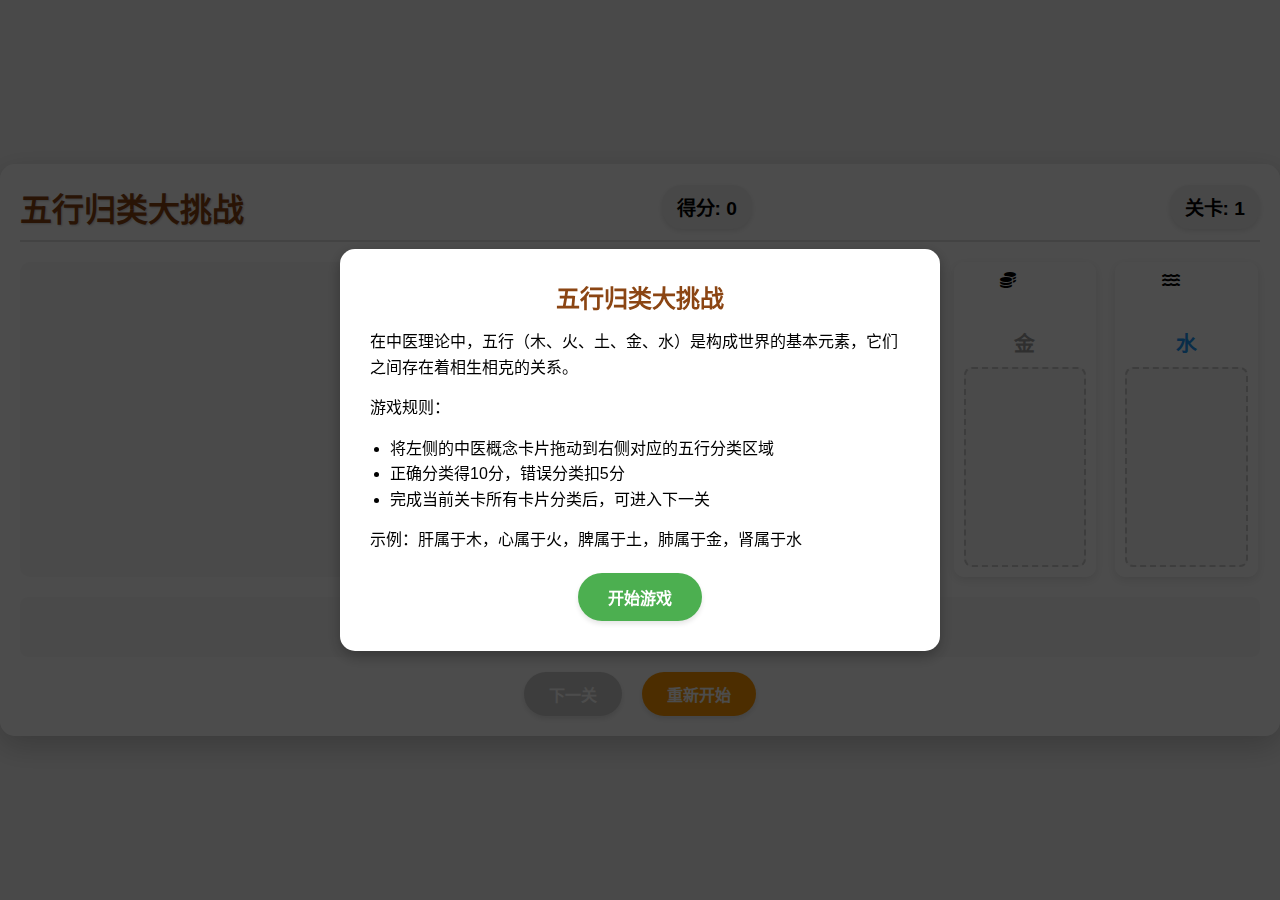
<file: games/tcm-quiz/index.html>
<!DOCTYPE html>
<html lang="zh-CN">
<head>
    <meta charset="UTF-8">
    <meta name="viewport" content="width=device-width, initial-scale=1.0">
    <title>五行归类大挑战</title>
    <link rel="stylesheet" href="css/game_style.css">
    <link rel="stylesheet" href="https://cdnjs.cloudflare.com/ajax/libs/font-awesome/6.0.0-beta3/css/all.min.css">

</head>
<body>
    <div class="game-container">
        <header>
            <h1>五行归类大挑战</h1>
            <div class="score-container">
                <span>得分: </span>
                <span id="score">0</span>
            </div>
            <div class="level-container">
                <span>关卡: </span>
                <span id="level">1</span>
            </div>
        </header>

        <div class="game-area">
            <div class="cards-container" id="cards-container">
                <!-- 卡片将通过JS动态生成 -->
            </div>
            
            <div class="elements-container">
                <div class="element-box" data-element="木">
                    <div class="element-icon">
                        <i class="fas fa-tree"></i>
                    </div>
                    <div class="element-name">木</div>
                    <div class="element-drop-zone" id="wood-zone"></div>
                </div>
                
                <div class="element-box" data-element="火">
                    <div class="element-icon">
                        <i class="fas fa-fire"></i>
                    </div>
                    <div class="element-name">火</div>
                    <div class="element-drop-zone" id="fire-zone"></div>
                </div>
                
                <div class="element-box" data-element="土">
                    <div class="element-icon">
                        <i class="fas fa-mountain"></i>
                    </div>
                    <div class="element-name">土</div>
                    <div class="element-drop-zone" id="earth-zone"></div>
                </div>
                
                <div class="element-box" data-element="金">
                    <div class="element-icon">
                        <i class="fas fa-coins"></i>
                    </div>
                    <div class="element-name">金</div>
                    <div class="element-drop-zone" id="metal-zone"></div>
                </div>
                
                <div class="element-box" data-element="水">
                    <div class="element-icon">
                        <i class="fas fa-water"></i>
                    </div>
                    <div class="element-name">水</div>
                    <div class="element-drop-zone" id="water-zone"></div>
                </div>
            </div>
        </div>
        
        <div class="feedback-container" id="feedback">
            <!-- 反馈信息将在这里显示 -->
        </div>
        
        <div class="controls">
            <button id="next-level" disabled>下一关</button>
            <button id="restart">重新开始</button>
        </div>
    </div>
    
    <!-- 游戏介绍弹窗 -->
    <div class="modal" id="intro-modal">
        <div class="modal-content">
            <h2>五行归类大挑战</h2>
            <p>在中医理论中，五行（木、火、土、金、水）是构成世界的基本元素，它们之间存在着相生相克的关系。</p>
            <p>游戏规则：</p>
            <ul>
                <li>将左侧的中医概念卡片拖动到右侧对应的五行分类区域</li>
                <li>正确分类得10分，错误分类扣5分</li>
                <li>完成当前关卡所有卡片分类后，可进入下一关</li>
            </ul>
            <p>示例：肝属于木，心属于火，脾属于土，肺属于金，肾属于水</p>
            <button id="start-game">开始游戏</button>
        </div>
    </div>
    
    <!-- 关卡过渡动画 -->
    <div class="level-transition" id="level-transition">
        <div class="transition-content">
            <h2>恭喜通过第<span id="completed-level">1</span>关!</h2>
            <h2>你知道吗？</h2>
            <img id='bonus-card' src="imgs/1.png">
            <p>即将进入第<span id="next-level-num">2</span>关</p>
            <div class="loading-bar">
                <div class="loading-progress"></div>
            </div>
        </div>
    </div>

    <div class="level-transition" id="finished-level-transition">
        <div class="transition-content">
            <h2>恭喜通关!</h2>
            <h2>你知道吗？</h2>
            <img id='bonus-card' src="imgs/1.png">
            <div class="restart" id="transition-restart">
                <button id="restart">重新开始</button>
            </div>
        </div>
    </div>

    <script src="js/game_script.js"></script>
</body>
</html>
</file>
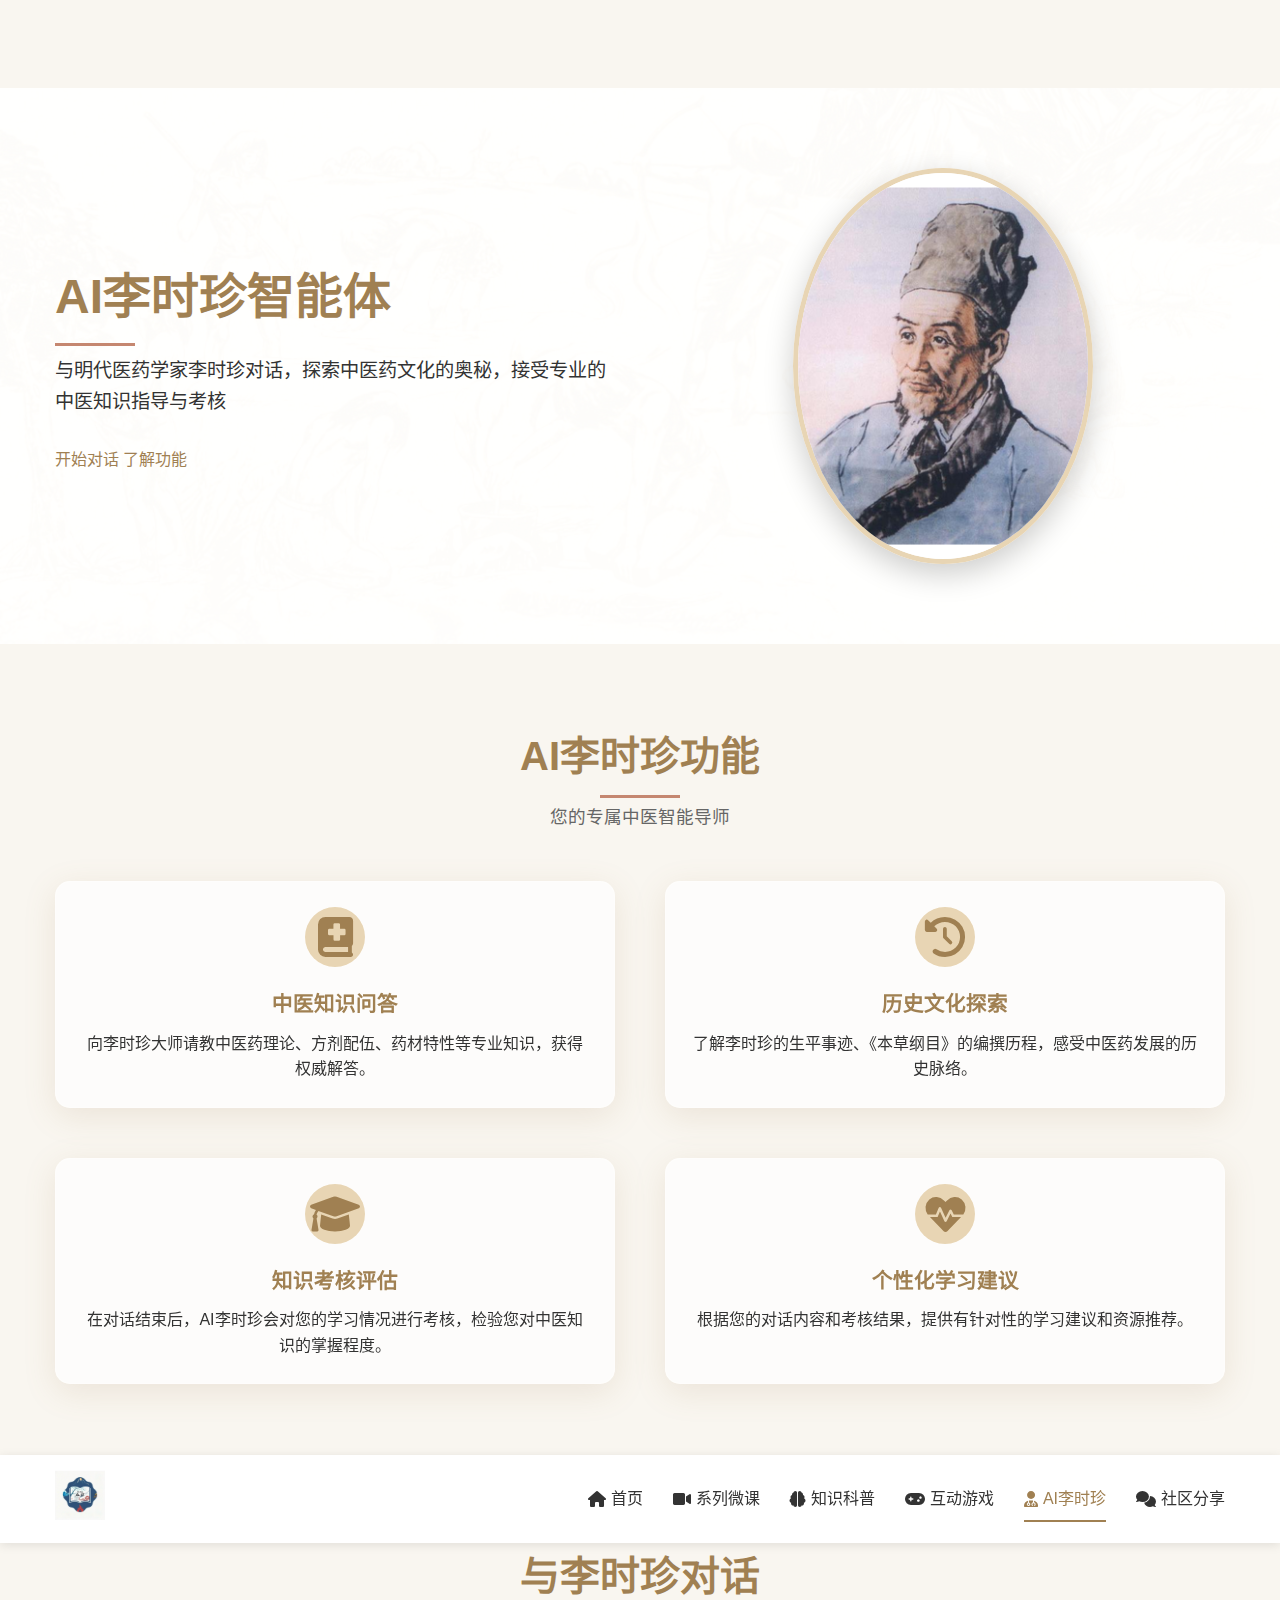
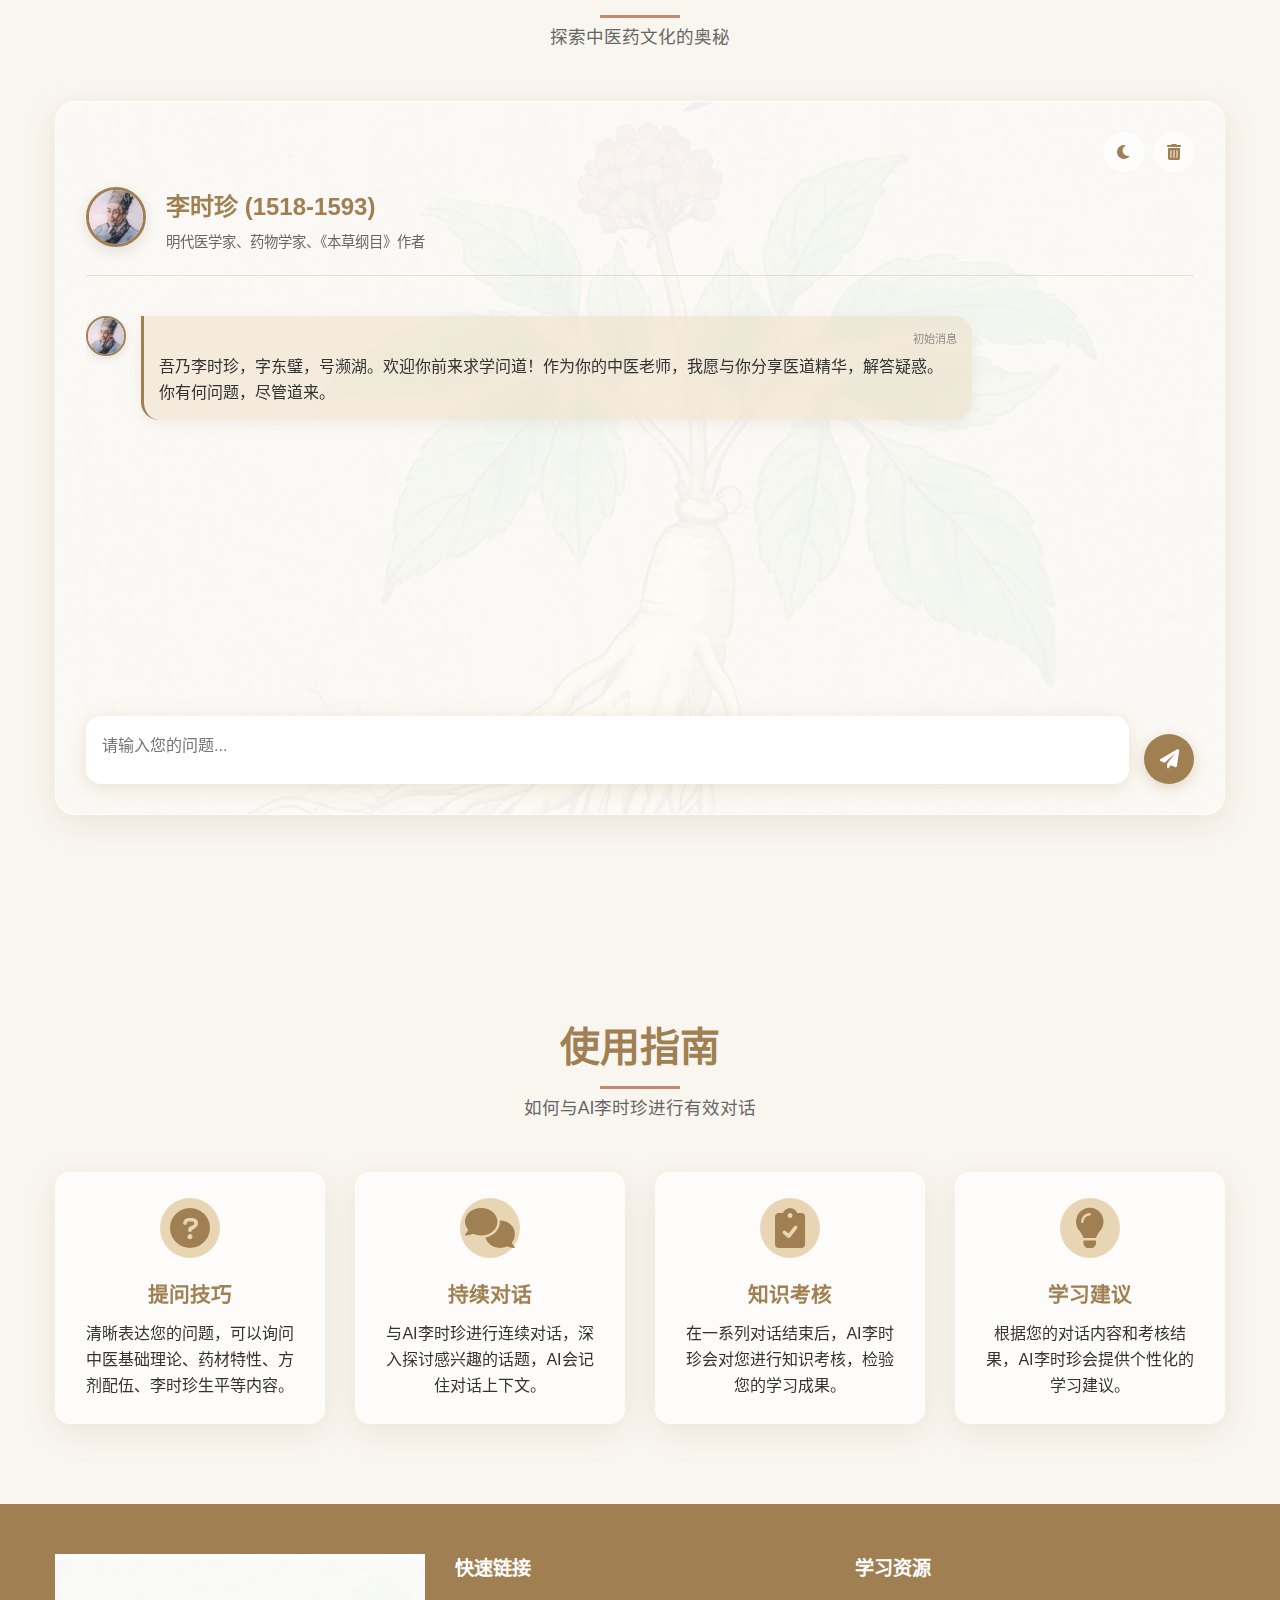
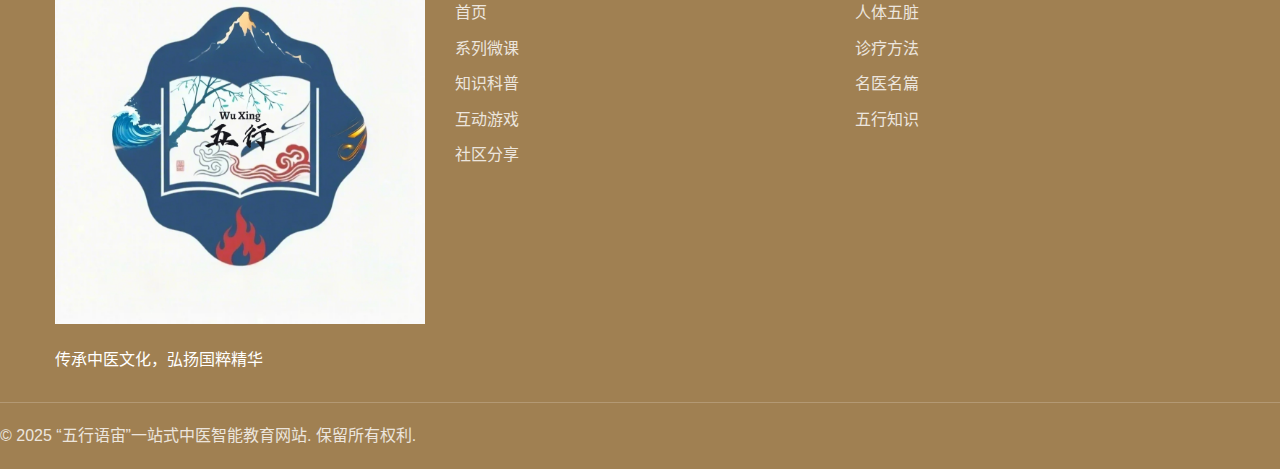
<file: ailishizhen.html>
<!DOCTYPE html>
<html lang="zh-CN">
<head>
    <meta charset="UTF-8">
    <meta name="viewport" content="width=device-width, initial-scale=1.0">
    <title>AI李时珍智能体 - "五行语宙"一站式中医智能教育网站</title>
    <link rel="stylesheet" href="css/unified-colors.css">
    <link rel="stylesheet" href="css/styles.css">
    <link rel="stylesheet" href="css/ailishizhen.css">
    <!-- <link rel="stylesheet" href="css/overlapping-cards.css"> -->
    <link rel="stylesheet" href="https://cdnjs.cloudflare.com/ajax/libs/font-awesome/6.0.0-beta3/css/all.min.css">
</head>
<body>
    <!-- 导航栏 -->
    <header>
        <div class="container">
            <div class="logo">
                <img src="pics/logo/logo.png" alt="五行×中医一站式智能教育网站">
            </div>
            <nav>
                <ul>
                    <li><a href="index.html"><i class="fas fa-home"></i> 首页</a></li>
                    <li><a href="microcourses.html"><i class="fas fa-video"></i> 系列微课</a></li>
                    <li><a href="knowledge.html"><i class="fas fa-brain"></i> 知识科普</a></li>
                    <li><a href="games.html"><i class="fas fa-gamepad"></i> 互动游戏</a></li>
                    <li><a href="ailishizhen.html"class="active"><i class="fas fa-user-md"></i> AI李时珍</a></li>
                    <li><a href="forum.html"><i class="fas fa-comments"></i> 社区分享</a></li>
                </ul>
            </nav>
        </div>
    </header>

    <!-- 主要内容 -->
    <section class="ai-hero-section">
        <div class="container">
            <div class="ai-hero-content">
                <div class="ai-hero-text">
                    <h1>AI李时珍智能体</h1>
                    <p>与明代医药学家李时珍对话，探索中医药文化的奥秘，接受专业的中医知识指导与考核</p>
                    <div class="hero-buttons">
                        <a href="#ai-chat" class="btn btn-primary">开始对话</a>
                        <a href="#ai-features" class="btn btn-secondary">了解功能</a>
                    </div>
                </div>
                <div class="ai-hero-image">
                    <img src="pics/300px/李时珍.png" alt="李时珍肖像">
                </div>
            </div>
        </div>
    </section>

    <!-- 功能介绍 -->
    <section id="ai-features" class="section bg-light">
        <div class="container">
            <div class="section-header">
                <h2>AI李时珍功能</h2>
                <p>您的专属中医智能导师</p>
            </div>
            
            <div class="features-grid stacked-cards">
                <div class="feature-card">
                    <div class="feature-icon">
                        <i class="fas fa-book-medical"></i>
                    </div>
                    <div class="feature-content">
                        <h3>中医知识问答</h3>
                        <p>向李时珍大师请教中医药理论、方剂配伍、药材特性等专业知识，获得权威解答。</p>
                    </div>
                </div>
                
                <div class="feature-card">
                    <div class="feature-icon">
                        <i class="fas fa-history"></i>
                    </div>
                    <div class='feature-content'>
                        <h3>历史文化探索</h3>
                        <p>了解李时珍的生平事迹、《本草纲目》的编撰历程，感受中医药发展的历史脉络。</p>
                    </div>
                </div>
                
                <div class="feature-card">
                    <div class="feature-icon">
                        <i class="fas fa-graduation-cap"></i>
                    </div>
                    <div class="feature-content">
                        <h3>知识考核评估</h3>
                        <p>在对话结束后，AI李时珍会对您的学习情况进行考核，检验您对中医知识的掌握程度。</p>
                    </div>
                </div>
                
                <div class="feature-card">
                    <div class="feature-icon">
                        <i class="fas fa-heartbeat"></i>
                    </div>
                    <div class="feature-content">
                        <h3>个性化学习建议</h3>
                        <p>根据您的对话内容和考核结果，提供有针对性的学习建议和资源推荐。</p>
                    </div>
                </div>
            </div>
        </div>
    </section>


    <!-- AI聊天区域 -->
    <section id="ai-chat" class="section">
        <div class="container">
            <div class="section-header">
                <h2>与李时珍对话</h2>
                <p>探索中医药文化的奥秘</p>
            </div>
            
            <div class="chat-container">
                <div class="chat-controls">
                    <button id="theme-toggle" title="切换主题"><i class="fas fa-moon"></i></button>
                    <button id="clear-chat" title="清空聊天"><i class="fas fa-trash-alt"></i></button>
                </div>
                
                <div class="chat-header">
                    <div class="chat-avatar">
                        <img src="pics/300px/李时珍.png" alt="李时珍">
                    </div>
                    <div class="chat-title">
                        <h3>李时珍 (1518-1593)</h3>
                        <p>明代医学家、药物学家、《本草纲目》作者</p>
                    </div>
                </div>
                
                <div class="chat-messages" id="chat-messages">
                    <div class="message ai-message">
                        <div class="message-avatar">
                            <img src="pics/300px/李时珍.png" alt="李时珍">
                        </div>
                        <div class="message-content">
                            <div class="message-timestamp">初始消息</div>
                            <div class="message-text">
                                <p>吾乃李时珍，字东璧，号濒湖。欢迎你前来求学问道！作为你的中医老师，我愿与你分享医道精华，解答疑惑。你有何问题，尽管道来。</p>
                            </div>
                        </div>
                    </div>
                </div>
                
                <div class="chat-input">
                    <textarea id="user-input" placeholder="请输入您的问题..." rows="2"></textarea>
                    <!-- <button id="wordcloud-button" class="btn btn-secondary" title="生成词云">
                        <i class="fas fa-cloud"></i>
                    </button> -->
                    <button id="send-button" class="btn btn-primary">
                        <i class="fas fa-paper-plane"></i>
                    </button>
                </div>
            </div>
        </div>
    </section>
    

    <!-- 添加词云库 -->
    <!-- <script src="https://cdn.jsdelivr.net/npm/wordcloud@1.2.2/src/wordcloud2.min.js"></script> -->

    <!-- 使用指南 -->
    <section class="section bg-light">
        <div class="container">
            <div class="section-header">
                <h2>使用指南</h2>
                <p>如何与AI李时珍进行有效对话</p>
            </div>
            
            <div class="guide-container">
                <div class="guide-item">
                    <div class="guide-icon">
                        <i class="fas fa-question-circle"></i>
                    </div>
                    <div class="guide-content">
                        <h3>提问技巧</h3>
                        <p>清晰表达您的问题，可以询问中医基础理论、药材特性、方剂配伍、李时珍生平等内容。</p>
                    </div>
                </div>
                
                <div class="guide-item">
                    <div class="guide-icon">
                        <i class="fas fa-comments"></i>
                    </div>
                    <div class="guide-content">
                        <h3>持续对话</h3>
                        <p>与AI李时珍进行连续对话，深入探讨感兴趣的话题，AI会记住对话上下文。</p>
                    </div>
                </div>
                
                <div class="guide-item">
                    <div class="guide-icon">
                        <i class="fas fa-clipboard-check"></i>
                    </div>
                    <div class="guide-content">
                        <h3>知识考核</h3>
                        <p>在一系列对话结束后，AI李时珍会对您进行知识考核，检验您的学习成果。</p>
                    </div>
                </div>
                
                <div class="guide-item">
                    <div class="guide-icon">
                        <i class="fas fa-lightbulb"></i>
                    </div>
                    <div class="guide-content">
                        <h3>学习建议</h3>
                        <p>根据您的对话内容和考核结果，AI李时珍会提供个性化的学习建议。</p>
                    </div>
                </div>
            </div>
        </div>
    </section>

    <!-- 页脚 -->
    <footer>
        <div class="container">
            <div class="footer-content">
                <div class="footer-logo">
                    <img src="pics/logo/logo.png" alt="五行×中医一站式智能教育网站">
                    <p>传承中医文化，弘扬国粹精华</p>
                </div>
                <div class="footer-links">
                    <h4>快速链接</h4>
                    <ul>
                        <li><a href="index.html">首页</a></li>
                        <li><a href="microcourses.html">系列微课</a></li>
                        <li><a href="knowledge.html">知识科普</a></li>
                        <li><a href="games.html">互动游戏</a></li>
                        <li><a href="forum.html">社区分享</a></li>
                    </ul>
                </div>
                <div class="footer-links">
                    <h4>学习资源</h4>
                    <ul>
                        <li><a href="knowledge.html#meridians">人体五脏</a></li>
                        <li><a href="knowledge.html#diagnosis">诊疗方法</a></li>
                        <li><a href="knowledge.html#masters">名医名篇</a></li>
                        <li><a href="knowledge.html#knowledge">五行知识</a></li>
                    </ul>
                </div>
                    <!-- <div class="footer-links-column">
                        <h3>联系我们</h3>
                        <ul>
                            <li><i class="fas fa-envelope"></i> contact@tcm-edu.com</li>
                            <li><i class="fas fa-phone"></i> 400-123-4567</li>
                            <li><i class="fas fa-map-marker-alt"></i> 北京市海淀区中关村</li>
                        </ul>
                    </div>
                    <div class="footer-links-column">
                        <h3>关注我们</h3>
                        <div class="social-links">
                            <a href="#"><i class="fab fa-weixin"></i></a>
                            <a href="#"><i class="fab fa-weibo"></i></a>
                            <a href="#"><i class="fab fa-qq"></i></a>
                        </div>
                    </div> -->
                </div>
            </div>
            <div class="footer-bottom">
                <p>&copy; 2025 “五行语宙”一站式中医智能教育网站. 保留所有权利.</p>
            </div>
        </div>
    </footer>

    <script src="js/ailishizhen.js"></script>
    <!-- <script src="js/overlapping-cards.js"></script> -->
</body>
</html>
</file>
<file: games/tcm-quiz/css/game_style.css>
* {
    margin: 0;
    padding: 0;
    box-sizing: border-box;
    font-family: 'Microsoft YaHei', sans-serif;
}

body {
    background-color: #f5f5f5;
    /* background-image: url('images/chinese-medicine-bg.jpg'); */
    background-size: cover;
    background-position: center;
    background-attachment: fixed;
    min-height: 100vh;
    display: flex;
    justify-content: center;
    align-items: center;
    padding: 20px;
}

.game-container {
    width: 90%;
    max-width: 1200px;
    background-color: rgba(255, 255, 255, 0.9);
    border-radius: 15px;
    box-shadow: 0 10px 30px rgba(0, 0, 0, 0.2);
    padding: 20px;
    position: relative;
}

header {
    display: flex;
    justify-content: space-between;
    align-items: center;
    margin-bottom: 20px;
    padding-bottom: 10px;
    border-bottom: 2px solid #e0e0e0;
}

h1 {
    color: #8b4513;
    text-shadow: 1px 1px 2px rgba(0, 0, 0, 0.2);
    font-size: 2rem;
}

.score-container, .level-container {
    background-color: #f0f0f0;
    padding: 8px 15px;
    border-radius: 20px;
    font-size: 1.2rem;
    font-weight: bold;
    box-shadow: 0 2px 5px rgba(0, 0, 0, 0.1);
}

.game-area {
    display: flex;
    flex-direction: row;
    gap: 20px;
    margin-bottom: 20px;
}

@media (max-width: 768px) {
    .game-area {
        flex-direction: column;
    }
}

.cards-container {
    flex: 1;
    min-height: 300px;
    background-color: rgba(245, 245, 245, 0.7);
    border-radius: 10px;
    padding: 15px;
    display: flex;
    flex-wrap: wrap;
    gap: 10px;
    align-content: flex-start;
}

.card {
    width: 100px;
    height: 100px;
    background-color: white;
    border-radius: 8px;
    display: flex;
    justify-content: center;
    align-items: center;
    font-size: 1.5rem;
    font-weight: bold;
    box-shadow: 0 3px 6px rgba(0, 0, 0, 0.1);
    cursor: grab;
    transition: transform 0.2s, box-shadow 0.2s;
    position: relative;
    user-select: none;
}

.card:hover {
    transform: translateY(-5px);
    box-shadow: 0 5px 10px rgba(0, 0, 0, 0.15);
}

.card.dragging {
    opacity: 0.8;
    transform: scale(1.05);
}

.elements-container {
    flex: 2;
    display: flex;
    flex-wrap: wrap;
    gap: 15px;
    justify-content: space-around;
}

.element-box {
    width: 18%;
    min-width: 120px;
    background-color: rgba(255, 255, 255, 0.8);
    border-radius: 10px;
    padding: 10px;
    display: flex;
    flex-direction: column;
    align-items: center;
    box-shadow: 0 3px 10px rgba(0, 0, 0, 0.1);
}

.element-icon {
    width: 50px;
    height: 50px;
    margin-bottom: 5px;
}

.element-icon img {
    width: 100%;
    height: 100%;
    object-fit: contain;
}

.element-name {
    font-size: 1.3rem;
    font-weight: bold;
    margin-bottom: 10px;
}

.element-drop-zone {
    width: 100%;
    min-height: 200px;
    background-color: rgba(240, 240, 240, 0.5);
    border: 2px dashed #ccc;
    border-radius: 8px;
    padding: 10px;
    display: flex;
    flex-wrap: wrap;
    gap: 5px;
    transition: background-color 0.3s;
}

.element-drop-zone.highlight {
    background-color: rgba(200, 230, 255, 0.7);
    border-color: #4a90e2;
}

/* 五行特定颜色 */
[data-element="木"] .element-name {
    color: #4CAF50;
}

[data-element="火"] .element-name {
    color: #FF5722;
}

[data-element="土"] .element-name {
    color: #FFC107;
}

[data-element="金"] .element-name {
    color: #9E9E9E;
}

[data-element="水"] .element-name {
    color: #2196F3;
}

.feedback-container {
    min-height: 60px;
    padding: 10px 15px;
    background-color: #f9f9f9;
    border-radius: 8px;
    margin-bottom: 15px;
    font-size: 1.1rem;
    text-align: center;
    transition: all 0.3s;
}

.feedback-container.correct {
    background-color: rgba(76, 175, 80, 0.2);
    color: #2e7d32;
}

.feedback-container.wrong {
    background-color: rgba(244, 67, 54, 0.2);
    color: #c62828;
}

.controls {
    display: flex;
    justify-content: center;
    gap: 20px;
}

button {
    padding: 10px 25px;
    font-size: 1rem;
    font-weight: bold;
    border: none;
    border-radius: 25px;
    cursor: pointer;
    transition: all 0.3s;
    box-shadow: 0 3px 5px rgba(0, 0, 0, 0.1);
}

#next-level {
    background-color: #4CAF50;
    color: white;
}

#next-level:disabled {
    background-color: #cccccc;
    cursor: not-allowed;
}

#restart {
    background-color: #FF9800;
    color: white;
}

button:hover:not(:disabled) {
    transform: translateY(-2px);
    box-shadow: 0 5px 10px rgba(0, 0, 0, 0.15);
}

/* 弹窗样式 */
.modal {
    position: fixed;
    top: 0;
    left: 0;
    width: 100%;
    height: 100%;
    background-color: rgba(0, 0, 0, 0.7);
    display: flex;
    justify-content: center;
    align-items: center;
    z-index: 1000;
}

.modal-content {
    background-color: white;
    padding: 30px;
    border-radius: 15px;
    max-width: 600px;
    width: 90%;
    box-shadow: 0 5px 15px rgba(0, 0, 0, 0.3);
}

.modal-content h2 {
    color: #8b4513;
    margin-bottom: 15px;
    text-align: center;
}

.modal-content p, .modal-content ul {
    margin-bottom: 15px;
    line-height: 1.6;
}

.modal-content ul {
    padding-left: 20px;
}

.modal-content button {
    display: block;
    margin: 20px auto 0;
    background-color: #4CAF50;
    color: white;
    padding: 12px 30px;
}

/* 关卡过渡动画 */
.level-transition {
    position: fixed;
    top: 0;
    left: 0;
    width: 100%;
    height: 100%;
    background-color: rgba(0, 0, 0, 0.8);
    display: flex;
    justify-content: center;
    align-items: center;
    z-index: 1000;
    opacity: 0;
    visibility: hidden;
    transition: opacity 0.5s;
}

.level-transition.show {
    opacity: 1;
    visibility: visible;
}

.transition-content {
    background-color: white;
    padding: 30px;
    border-radius: 15px;
    text-align: center;
    max-width: 500px;
    width: 90%;
}

.transition-content h2 {
    color: #4CAF50;
    margin-bottom: 15px;
}

.loading-bar {
    height: 10px;
    background-color: #e0e0e0;
    border-radius: 5px;
    margin-top: 20px;
    overflow: hidden;
}

.loading-progress {
    height: 100%;
    width: 0;
    background-color: #4CAF50;
    transition: width 3s linear;
}

/* 卡片放置在区域中的样式 */
.placed-card {
    width: 80px;
    height: 80px;
    font-size: 1.2rem;
    margin: 5px;
    cursor: default;
    animation: placeCard 0.5s;
}

@keyframes placeCard {
    0% { transform: scale(0.8); opacity: 0.5; }
    50% { transform: scale(1.1); }
    100% { transform: scale(1); opacity: 1; }
}

/* 正确和错误的动画效果 */
/* 正确和错误的动画效果 */
@keyframes correct {
    0% { transform: scale(1); }
    50% { transform: scale(1.1); box-shadow: 0 0 15px rgba(76, 175, 80, 0.7); }
    100% { transform: scale(1); }
}

@keyframes wrong {
    0% { transform: translateX(0); }
    25% { transform: translateX(-5px); }
    50% { transform: translateX(5px); }
    75% { transform: translateX(-5px); }
    100% { transform: translateX(0); }
}

.card-correct {
    animation: correct 0.6s;
    border: 2px solid #4CAF50;
}

.card-wrong {
    animation: wrong 0.4s;
    border: 2px solid #FF5722;
}

/* 添加到game_style.css文件中 */
.game-container {
    width: 100%;
    height: 100%;
    max-width: 100%;
    background-color: rgba(255, 255, 255, 0.9);
    border-radius: 15px;
    box-shadow: 0 10px 30px rgba(0, 0, 0, 0.2);
    padding: 20px;
    position: relative;
    margin: 0;
}

/* 确保游戏在iframe中正常显示 */
body {
    margin: 0;
    padding: 0;
/*     background-image: url('images/chinese-medicine-bg.jpg'); */
    background-size: cover;
    background-position: center;
    min-height: 100vh;
    display: flex;
    justify-content: center;
    align-items: center;
}
</file>
<file: css/unified-colors.css>
/* 统一颜色方案 */
:root {
    /* 主色调 - 棕色系 */
    --color-primary: #a08052;
    --color-secondary: #aaa973;
    --color-accent: #c58770;
    --color-light: #e8d5b4;
    --color-highlight: #f0c756;
    
    /* 五行元素配色方案 */
    --color-wood: #4CAF50; /* 木-绿色 */
    --color-fire: #FF5722; /* 火-红色 */
    --color-earth: #FFC107; /* 土-黄色 */
    --color-metal: #9E9E9E; /* 金-灰色 */
    --color-water: #2196F3; /* 水-蓝色 */
    
    /* 文本和背景 */
    --color-text: #333;
    --color-text-light: #666;
    --color-background: #fff;
    --color-background-light: #f9f6f0;
    
    /* 其他 */
    --transition: all 0.3s ease;
    --shadow-light: 0 8px 32px rgba(160, 128, 82, 0.15);
    --shadow-dark: 0 8px 32px rgba(0, 0, 0, 0.2);
    --glass-background: rgba(255, 255, 255, 0.7);
    --glass-border: 1px solid rgba(255, 255, 255, 0.3);
    --glass-blur: blur(10px);
}

/* 暗色主题变量 */
body.dark-theme {
    --color-text: #e0e0e0;
    --color-text-light: #aaa;
    --color-background: #1a1a1a;
    --color-background-light: #2a2a2a;
    --glass-background: rgba(40, 40, 40, 0.7);
    --glass-border: 1px solid rgba(80, 80, 80, 0.3);
}
</file>
<file: css/styles.css>
/* 全局样式 */
:root {
    --color-primary: #a08052;
    --color-secondary: #aaa973;
    --color-accent: #c58770;
    --color-light: #e8d5b4;
    --color-highlight: #f0c756;
    --color-text: #333;
    --color-text-light: #666;
    --color-background: #fff;
    --color-background-light: #f9f6f0;
    --font-primary: 'Microsoft YaHei', 'PingFang SC', 'Hiragino Sans GB', sans-serif;
    --transition: all 0.3s ease;
}

* {
    margin: 0;
    padding: 0;
    box-sizing: border-box;
}

html {
    scroll-behavior: smooth;
}

body {
    font-family: var(--font-primary);
    color: var(--color-text);
    line-height: 1.6;
    background-color: var(--color-background-light);
}

.container {
    width: 100%;
    max-width: 1200px;
    margin: 0 auto;
    padding: 0 15px;
}

a {
    text-decoration: none;
    color: var(--color-primary);
    transition: var(--transition);
}

a:hover {
    color: var(--color-accent);
}

ul {
    list-style: none;
}

img {
    max-width: 100%;
    height: auto;
}

button {
    cursor: pointer;
    border: none;
    background: none;
    font-family: var(--font-primary);
}

.section {
    padding: 80px 0;
}

.section-header {
    text-align: center;
    margin-bottom: 50px;
}

.section-header h2 {
    color: var(--color-primary);
    font-size: 2.5rem;
    margin-bottom: 15px;
    position: relative;
    display: inline-block;
}

.section-header h2::after {
    content: '';
    position: absolute;
    bottom: -10px;
    left: 50%;
    transform: translateX(-50%);
    width: 80px;
    height: 3px;
    background-color: var(--color-accent);
}

.section-header p {
    color: var(--color-text-light);
    font-size: 1.1rem;
}

/* 导航栏样式 */
header {
    background-color: var(--color-background);
    box-shadow: 0 2px 10px rgba(0, 0, 0, 0.1);
    position: sticky;
    top: 0;
    z-index: 1000;
}

header .container {
    display: flex;
    justify-content: space-between;
    align-items: center;
    padding: 15px;
}

.logo img {
    height: 50px;
}

nav ul {
    display: flex;
}

nav ul li {
    margin-left: 30px;
}

nav ul li:first-child {
    margin-left: 0;
}

nav ul li a {
    color: var(--color-text);
    font-weight: 500;
    padding: 10px 0;
    position: relative;
    display: flex;
    align-items: center;
}

nav ul li a i {
    margin-right: 5px;
}

nav ul li a::after {
    content: '';
    position: absolute;
    bottom: 0;
    left: 0;
    width: 0;
    height: 2px;
    background-color: var(--color-primary);
    transition: var(--transition);
}

nav ul li a:hover::after,
nav ul li a.active::after {
    width: 100%;
}

nav ul li a.active {
    color: var(--color-primary);
}

/* 轮播图样式 */
.banner {
    position: relative;
    height: 500px;
    overflow: hidden;
}

.slider {
    position: relative;
    height: 100%;
}

.slide {
    position: absolute;
    top: 0;
    left: 0;
    width: 100%;
    height: 100%;
    opacity: 0;
    transition: opacity 1s ease;
}

.slide.active {
    opacity: 1;
}

.slide img {
    width: 100%;
    height: 100%;
    object-fit: cover;
}

.slide-content {
    position: absolute;
    top: 50%;
    left: 50%;
    transform: translate(-50%, -50%);
    text-align: center;
    color: white;
    background-color: rgba(0, 0, 0, 0.6);
    padding: 20px;
    border-radius: 5px;
    width: 80%;
    max-width: 600px;
}

.slide-content h2 {
    font-size: 2.5rem;
    margin-bottom: 15px;
}

.slider-controls {
    position: absolute;
    top: 50%;
    width: 100%;
    display: flex;
    justify-content: space-between;
    padding: 0 20px;
    transform: translateY(-50%);
}

.slider-controls button {
    background-color: rgba(255, 255, 255, 0.7);
    border-radius: 50%;
    width: 40px;
    height: 40px;
    display: flex;
    justify-content: center;
    align-items: center;
    font-size: 1.2rem;
    transition: var(--transition);
}

.slider-controls button:hover {
    background-color: var(--color-primary);
    color: white;
}

.slider-dots {
    position: absolute;
    bottom: 20px;
    left: 50%;
    transform: translateX(-50%);
    display: flex;
}

.dot {
    width: 12px;
    height: 12px;
    background-color: rgba(255, 255, 255, 0.5);
    border-radius: 50%;
    margin: 0 5px;
    cursor: pointer;
    transition: var(--transition);
}

.dot.active {
    background-color: var(--color-primary);
}

/* 标签页样式 */
.tabs {
    background-color: var(--color-background);
    border-radius: 10px;
    box-shadow: 0 5px 15px rgba(0, 0, 0, 0.1);
    overflow: hidden;
}

.tab-header {
    display: flex;
    background-color: var(--color-light);
}

.tab-btn {
    padding: 15px 20px;
    cursor: pointer;
    flex: 1;
    text-align: center;
    font-weight: 500;
    transition: var(--transition);
    border-bottom: 3px solid transparent;
}

.tab-btn:hover {
    background-color: rgba(160, 128, 82, 0.1);
}

.tab-btn.active {
    background-color: var(--color-background);
    border-bottom-color: var(--color-primary);
    color: var(--color-primary);
}

.tab-content {
    padding: 30px;
}

.tab-pane {
    display: none;
}

.tab-pane.active {
    display: block;
}

/* 中医发展史样式 */
.content-with-image {
    display: flex;
    flex-wrap: wrap;
    gap: 30px;
    margin-top: 20px;
}

.text-content {
    flex: 1;
    min-width: 300px;
}

.text-content h4 {
    color: var(--color-accent);
    margin-bottom: 10px;
    font-size: 1.2rem;
}

.image {
    flex: 1;
    min-width: 300px;
    display: flex;
    flex-direction: column;
    gap: 20px;
}

.video-container {
    margin-top: 20px;
}

.video-placeholder {
    background-color: var(--color-light);
    height: 200px;
    display: flex;
    flex-direction: column;
    justify-content: center;
    align-items: center;
    border-radius: 5px;
    cursor: pointer;
    transition: var(--transition);
}

.video-placeholder:hover {
    background-color: var(--color-secondary);
}

.video-placeholder i {
    font-size: 3rem;
    color: var(--color-primary);
    margin-bottom: 10px;
}

/* 时间线样式 */
.timeline {
    position: relative;
    margin: 30px 0;
}

.timeline::before {
    content: '';
    position: absolute;
    top: 0;
    left: 50%;
    transform: translateX(-50%);
    width: 2px;
    height: 100%;
    background-color: var(--color-light);
}

.timeline-item {
    display: flex;
    justify-content: center;
    position: relative;
    margin-bottom: 30px;
}

.timeline-icon {
    position: absolute;
    left: 50%;
    transform: translateX(-50%);
    width: 40px;
    height: 40px;
    background-color: var(--color-primary);
    border-radius: 50%;
    display: flex;
    justify-content: center;
    align-items: center;
    color: white;
    z-index: 1;
}

.timeline-content {
    width: 45%;
    background-color: var(--color-light);
    padding: 20px;
    border-radius: 5px;
    box-shadow: 0 3px 10px rgba(0, 0, 0, 0.1);
    position: relative;
}

.timeline-item:nth-child(odd) .timeline-content {
    margin-right: 5%;
}

.timeline-item:nth-child(even) .timeline-content {
    margin-left: 5%;
}

.timeline-content h4 {
    color: var(--color-primary);
    margin-bottom: 10px;
}

/* 文化内涵样式 */
.culture-content {
    display: grid;
    grid-template-columns: repeat(auto-fit, minmax(250px, 1fr));
    gap: 30px;
}

.culture-item {
    display: flex;
    background-color: var(--color-light);
    border-radius: 10px;
    overflow: hidden;
    transition: var(--transition);
}

.culture-item:hover {
    transform: translateY(-5px);
    box-shadow: 0 10px 20px rgba(0, 0, 0, 0.1);
}

.culture-icon {
    background-color: var(--color-primary);
    color: white;
    padding: 20px;
    display: flex;
    justify-content: center;
    align-items: center;
    font-size: 2rem;
}

.culture-text {
    padding: 20px;
}

.culture-text h4 {
    color: var(--color-primary);
    margin-bottom: 10px;
}

/* 中药材库样式 */
.medicine-cabinet {
    background-color: var(--color-primary);
    padding: 30px;
    border-radius: 10px;
    box-shadow: 0 5px 15px rgba(0, 0, 0, 0.1);
    margin-bottom: 30px;
}

.cabinet-row {
    display: flex;
    justify-content: space-between;
    margin-bottom: 20px;
}

.cabinet-row:last-child {
    margin-bottom: 0;
}

.cabinet-drawer {
    width: 22%;
    height: 100px;
    background-color: var(--color-light);
    border-radius: 5px;
    position: relative;
    cursor: pointer;
    transition: var(--transition);
    box-shadow: inset 0 0 10px rgba(0, 0, 0, 0.2);
}

.cabinet-drawer:hover {
    transform: translateY(-5px);
    box-shadow: 0 10px 20px rgba(0, 0, 0, 0.2), inset 0 0 10px rgba(0, 0, 0, 0.2);
}

.drawer-front {
    position: absolute;
    top: 0;
    left: 0;
    width: 100%;
    height: 100%;
    display: flex;
    justify-content: center;
    align-items: center;
    background-color: var(--color-highlight);
    border-radius: 5px;
    font-weight: 500;
    color: var(--color-text);
    box-shadow: 0 3px 5px rgba(0, 0, 0, 0.2);
}

/* 药材详情弹出层样式 */
.herb-modal {
    display: none;
    position: fixed;
    top: 0;
    left: 0;
    width: 100%;
    height: 100%;
    background-color: rgba(0, 0, 0, 0.7);
    z-index: 1100;
    overflow-y: auto;
}

.herb-modal-content {
    background-color: var(--color-background);
    width: 80%;
    max-width: 800px;
    margin: 50px auto;
    border-radius: 10px;
    padding: 30px;
    position: relative;
}

.close-modal {
    position: absolute;
    top: 15px;
    right: 15px;
    font-size: 1.5rem;
    cursor: pointer;
    transition: var(--transition);
}

.close-modal:hover {
    color: var(--color-accent);
}

.herb-info h3 {
    color: var(--color-primary);
    margin-bottom: 20px;
    font-size: 1.8rem;
    text-align: center;
}

.herb-details {
    display: flex;
    flex-wrap: wrap;
    gap: 30px;
    margin-bottom: 30px;
}

.herb-image {
    flex: 1;
    min-width: 250px;
    max-width: 300px;
}

.herb-image img {
    width: 100%;
    border-radius: 5px;
}

.herb-properties {
    flex: 2;
    min-width: 250px;
}

.herb-properties p {
    margin-bottom: 10px;
}

.herb-description, .herb-usage {
    margin-bottom: 20px;
}

.herb-description h4, .herb-usage h4 {
    color: var(--color-primary);
    margin-bottom: 10px;
    font-size: 1.2rem;
}

/* 经络穴位样式 */
.meridian-container {
    display: flex;
    flex-wrap: wrap;
    gap: 30px;
    align-items: flex-start;
}

.meridian-image {
    flex: 0 0 200px;
    position: relative;
    width: 200px;
    height: 300px;
}

.meridian-image img {
    width: 200px;
    height: 300px;
    border-radius: 10px;
    object-fit: cover;
}

.hotspot {
    position: absolute;
    width: 15px;
    height: 15px;
    background-color: var(--color-accent);
    border-radius: 50%;
    cursor: pointer;
    transition: var(--transition);
    transform: translate(-50%, -50%);
    z-index: 10;
}

.hotspot:hover {
    transform: translate(-50%, -50%) scale(1.3);
    box-shadow: 0 0 10px var(--color-accent);
}

.meridian-info {
    flex: 1;
    min-width: 300px;
}

.meridian-info h3 {
    color: var(--color-primary);
    margin-bottom: 15px;
}

.organ-info {
    background-color: var(--color-light);
    padding: 20px;
    border-radius: 10px;
    margin-top: 20px;
    min-height: 200px;
}

.organ-placeholder {
    display: flex;
    flex-direction: column;
    justify-content: center;
    align-items: center;
    height: 160px;
    color: var(--color-text-light);
}

.organ-placeholder i {
    font-size: 3rem;
    margin-bottom: 10px;
}

@media (max-width: 768px) {
    .meridian-container {
        flex-direction: column;
        align-items: center;
    }
    
    .meridian-image {
        margin-bottom: 20px;
    }
}

.five-elements {
    display: flex;
    justify-content: space-between;
    margin-top: 30px;
}

.element {
    display: flex;
    flex-direction: column;
    align-items: center;
    width: 18%;
}

.element-icon {
    width: 50px;
    height: 50px;
    border-radius: 50%;
    display: flex;
    justify-content: center;
    align-items: center;
    font-size: 1.5rem;
    margin-bottom: 10px;
    color: white;
}

.element.wood .element-icon {
    background-color: #4CAF50;
}

.element.fire .element-icon {
    background-color: #FF5722;
}

.element.earth .element-icon {
    background-color: #FFC107;
}

.element.metal .element-icon {
    background-color: #9E9E9E;
}

.element.water .element-icon {
    background-color: #2196F3;
}

/* 诊疗方法样式 */
.diagnosis-methods {
    margin-bottom: 50px;
}

.diagnosis-methods h3, .treatment-methods h3 {
    color: var(--color-primary);
    margin-bottom: 20px;
    text-align: center;
}

.method-cards {
    display: grid;
    grid-template-columns: repeat(auto-fit, minmax(250px, 1fr));
    gap: 20px;
}

.method-card {
    background-color: var(--color-background);
    border-radius: 10px;
    padding: 20px;
    box-shadow: 0 5px 15px rgba(0, 0, 0, 0.1);
    transition: var(--transition);
    position: relative;
    overflow: hidden;
}

.method-card:hover {
    transform: translateY(-5px);
    box-shadow: 0 10px 20px rgba(0, 0, 0, 0.2);
}

.method-icon {
    width: 60px;
    height: 60px;
    background-color: var(--color-light);
    border-radius: 50%;
    display: flex;
    justify-content: center;
    align-items: center;
    font-size: 1.5rem;
    margin-bottom: 15px;
    color: var(--color-primary);
}

.method-card h4 {
    color: var(--color-primary);
    margin-bottom: 10px;
}

.method-details {
    margin-top: 15px;
    padding-top: 15px;
    border-top: 1px solid var(--color-light);
    display: none;
}

.method-card:hover .method-details {
    display: block;
}

.treatment-grid {
    display: grid;
    grid-template-columns: repeat(auto-fit, minmax(250px, 1fr));
    gap: 20px;
}

.treatment-item {
    background-color: var(--color-background);
    border-radius: 10px;
    padding: 20px;
    box-shadow: 0 5px 15px rgba(0, 0, 0, 0.1);
    transition: var(--transition);
}

.treatment-item:hover {
    transform: translateY(-5px);
    box-shadow: 0 10px 20px rgba(0, 0, 0, 0.2);
}

.treatment-icon {
    width: 60px;
    height: 60px;
    background-color: var(--color-light);
    border-radius: 50%;
    display: flex;
    justify-content: center;
    align-items: center;
    font-size: 1.5rem;
    margin-bottom: 15px;
    color: var(--color-primary);
}

.treatment-item h4 {
    color: var(--color-primary);
    margin-bottom: 10px;
}

/* 名医名篇样式 */
.doctors-grid {
    display: grid;
    grid-template-columns: repeat(auto-fit, minmax(300px, 1fr));
    gap: 30px;
}

.doctor-card {
    background-color: var(--color-background);
    border-radius: 10px;
    overflow: hidden;
    box-shadow: 0 5px 15px rgba(0, 0, 0, 0.1);
    transition: var(--transition);
}

.doctor-card:hover {
    transform: translateY(-5px);
    box-shadow: 0 10px 20px rgba(0, 0, 0, 0.2);
}

.doctor-image {
    height: 200px;
    overflow: hidden;
}

.doctor-image img {
    width: 100%;
    height: 100%;
    object-fit: cover;
    transition: var(--transition);
}

.doctor-card:hover .doctor-image img {
    transform: scale(1.1);
}

.doctor-info {
    padding: 20px;
}

.doctor-info h3 {
    color: var(--color-primary);
    margin-bottom: 5px;
}

.doctor-title {
    color: var(--color-accent);
    font-style: italic;
    margin-bottom: 10px;
}

.btn-more {
    display: inline-block;
    background-color: var(--color-primary);
    color: white;
    padding: 8px 15px;
    border-radius: 5px;
    margin-top: 15px;
    transition: var(--transition);
}

.btn-more:hover {
    color: #333;
    background-color: var(--color-accent);
}

/* 医生详情弹出层样式 */
.doctor-modal, .book-modal {
    display: none;
    position: fixed;
    top: 0;
    left: 0;
    width: 100%;
    height: 100%;
    background-color: rgba(0, 0, 0, 0.7);
    z-index: 1100;
    overflow-y: auto;
}

.doctor-modal-content, .book-modal-content {
    background-color: var(--color-background);
    width: 80%;
    max-width: 800px;
    margin: 50px auto;
    border-radius: 10px;
    padding: 30px;
    position: relative;
}

.doctor-detail-header, .book-detail-header {
    display: flex;
    flex-wrap: wrap;
    gap: 30px;
    margin-bottom: 30px;
}

.doctor-detail-image, .book-detail-image {
    flex: 1;
    min-width: 200px;
    max-width: 250px;
}

.doctor-detail-image img, .book-detail-image img {
    width: 100%;
    border-radius: 5px;
}

.doctor-detail-info, .book-detail-info {
    flex: 2;
    min-width: 250px;
}

.doctor-detail-info h3, .book-detail-info h3 {
    color: var(--color-primary);
    margin-bottom: 10px;
    font-size: 1.8rem;
}

.doctor-detail-content h4, .book-detail-content h4 {
    color: var(--color-primary);
    margin: 20px 0 10px;
    font-size: 1.2rem;
}

/* 名篇列表样式 */
.books-list {
    display: flex;
    flex-direction: column;
    gap: 30px;
}

.book-item {
    display: flex;
    background-color: var(--color-background);
    border-radius: 10px;
    overflow: hidden;
    box-shadow: 0 5px 15px rgba(0, 0, 0, 0.1);
    transition: var(--transition);
}

.book-item:hover {
    transform: translateX(5px);
    box-shadow: 0 10px 20px rgba(0, 0, 0, 0.2);
}

.book-image {
    flex: 0 0 150px;
    padding: 20px;
    background-color: var(--color-light);
    display: flex;
    justify-content: center;
    align-items: center;
}

.book-image img {
    max-height: 200px;
    border-radius: 5px;
}

.book-info {
    flex: 1;
    padding: 20px;
}

.book-info h3 {
    color: var(--color-primary);
    margin-bottom: 5px;
}

.book-author, .book-period {
    color: var(--color-text-light);
    margin-bottom: 10px;
}

/* 联系我们样式 */
.contact-container {
    display: flex;
    flex-wrap: wrap;
    gap: 30px;
}

.contact-form {
    flex: 1;
    min-width: 300px;
    background-color: var(--color-background);
    padding: 30px;
    border-radius: 10px;
    box-shadow: 0 5px 15px rgba(0, 0, 0, 0.1);
}

.form-group {
    margin-bottom: 20px;
}

.form-group label {
    display: block;
    margin-bottom: 5px;
    color: var(--color-text);
}

.form-group input, .form-group textarea {
    width: 100%;
    padding: 10px;
    border: 1px solid #ddd;
    border-radius: 5px;
    font-family: var(--font-primary);
    transition: var(--transition);
}

.form-group input:focus, .form-group textarea:focus {
    outline: none;
    border-color: var(--color-primary);
    box-shadow: 0 0 5px rgba(160, 128, 82, 0.3);
}

.btn-submit {
    background-color: var(--color-primary);
    color: white;
    padding: 10px 20px;
    border-radius: 5px;
    transition: var(--transition);
}

.btn-submit:hover {
    background-color: var(--color-accent);
}

.contact-info {
    flex: 1;
    min-width: 300px;
    display: flex;
    flex-direction: column;
    gap: 20px;
}

.info-item {
    display: flex;
    background-color: var(--color-background);
    padding: 20px;
    border-radius: 10px;
    box-shadow: 0 5px 15px rgba(0, 0, 0, 0.1);
    transition: var(--transition);
}

.info-item:hover {
    transform: translateY(-5px);
    box-shadow: 0 10px 20px rgba(0, 0, 0, 0.2);
}

.info-icon {
    width: 50px;
    height: 50px;
    background-color: var(--color-light);
    border-radius: 50%;
    display: flex;
    justify-content: center;
    align-items: center;
    font-size: 1.2rem;
    margin-right: 15px;
    color: var(--color-primary);
}

.info-text h4 {
    color: var(--color-primary);
    margin-bottom: 5px;
}

/* 页脚样式 */
footer {
    background-color: var(--color-primary);
    color: white;
    padding: 50px 0 20px;
}

.footer-content {
    display: flex;
    flex-wrap: wrap;
    gap: 30px;
    margin-bottom: 30px;
}

.footer-logo {
    flex: 1;
    min-width: 250px;
}

.footer-logo img {
    margin-bottom: 15px;
}

.footer-links {
    flex: 1;
    min-width: 150px;
}

.footer-links h4, .footer-newsletter h4 {
    margin-bottom: 15px;
    font-size: 1.2rem;
}

.footer-links ul li {
    margin-bottom: 10px;
}

.footer-links ul li a {
    color: white;
    opacity: 0.8;
    transition: var(--transition);
}

.footer-links ul li a:hover {
    opacity: 1;
    padding-left: 5px;
}

.footer-newsletter {
    flex: 1;
    min-width: 250px;
}

.footer-newsletter p {
    margin-bottom: 15px;
    opacity: 0.8;
}

.footer-newsletter form {
    display: flex;
}

.footer-newsletter input {
    flex: 1;
    padding: 10px;
    border: none;
    border-radius: 5px 0 0 5px;
    font-family: var(--font-primary);
}

.footer-newsletter button {
    background-color: var(--color-accent);
    color: white;
    padding: 10px 15px;
    border-radius: 0 5px 5px 0;
    transition: var(--transition);
}

.footer-newsletter button:hover {
    background-color: var(--color-highlight);
}

.footer-bottom {
    display: flex;
    justify-content: space-between;
    align-items: center;
    padding-top: 20px;
    border-top: 1px solid rgba(255, 255, 255, 0.2);
}

.footer-bottom p {
    opacity: 0.8;
}

.social-links {
    display: flex;
}

.social-links a {
    display: flex;
    justify-content: center;
    align-items: center;
    width: 40px;
    height: 40px;
    background-color: rgba(255, 255, 255, 0.1);
    border-radius: 50%;
    margin-left: 10px;
    color: white;
    transition: var(--transition);
}

.social-links a:hover {
    background-color: var(--color-highlight);
    transform: translateY(-5px);
}

/* 响应式设计 */
@media screen and (max-width: 768px) {
    header .container {
        flex-direction: column;
    }
    
    nav ul {
        margin-top: 15px;
        justify-content: center;
        flex-wrap: wrap;
    }
    
    nav ul li {
        margin: 5px 10px;
    }
    
    .banner {
        height: 400px;
    }
    
    .slide-content h2 {
        font-size: 2rem;
    }
    
    .timeline::before {
        left: 30px;
    }
    
    .timeline-icon {
        left: 30px;
    }
    
    .timeline-content {
        width: calc(100% - 80px);
        margin-left: 80px !important;
    }
    
    .cabinet-row {
        flex-wrap: wrap;
    }
    
    .cabinet-drawer {
        width: 48%;
        margin-bottom: 15px;
    }
    
    .doctor-modal-content, .book-modal-content, .herb-modal-content {
        width: 95%;
        padding: 20px;
    }
}

@media screen and (max-width: 480px) {
    .section {
        padding: 50px 0;
    }
    
    .section-header h2 {
        font-size: 2rem;
    }
    
    .tab-btn {
        padding: 10px;
        font-size: 0.9rem;
    }
    
    .tab-content {
        padding: 20px;
    }
    
    .cabinet-drawer {
        width: 100%;
    }
    
    .footer-bottom {
        flex-direction: column;
        gap: 15px;
    }
}
/* 知识科普样式 */
.knowledge-section {
    margin-bottom: 40px;
}

.knowledge-section h4 {
    color: var(--color-primary);
    font-size: 1.5rem;
    margin-bottom: 15px;
    padding-bottom: 10px;
    border-bottom: 1px solid var(--color-light);
}

.subtitle {
    color: var(--color-text-light);
    font-style: italic;
    margin-bottom: 20px;
}

/* 五行元素卡片样式 */
.five-elements-grid {
    display: grid;
    grid-template-columns: repeat(auto-fit, minmax(200px, 1fr));
    gap: 20px;
    margin-top: 25px;
}

.element-card {
    background-color: var(--color-background);
    border-radius: 10px;
    padding: 20px;
    box-shadow: 0 5px 15px rgba(0, 0, 0, 0.1);
    transition: var(--transition);
    border-top: 4px solid;
}

.element-card:hover {
    transform: translateY(-5px);
    box-shadow: 0 10px 20px rgba(0, 0, 0, 0.2);
}

.element-card.wood {
    border-color: #4CAF50;
}

.element-card.fire {
    border-color: #FF5722;
}

.element-card.earth {
    border-color: #FFC107;
}

.element-card.metal {
    border-color: #9E9E9E;
}

.element-card.water {
    border-color: #2196F3;
}

.element-card h5 {
    font-size: 1.2rem;
    margin: 15px 0 10px;
    color: var(--color-primary);
}

.element-card .element-icon {
    width: 60px;
    height: 60px;
    border-radius: 50%;
    display: flex;
    justify-content: center;
    align-items: center;
    font-size: 1.8rem;
    color: white;
    margin: 0 auto;
}

.element-card.wood .element-icon {
    background-color: #4CAF50;
}

.element-card.fire .element-icon {
    background-color: #FF5722;
}

.element-card.earth .element-icon {
    background-color: #FFC107;
}

.element-card.metal .element-icon {
    background-color: #9E9E9E;
}

.element-card.water .element-icon {
    background-color: #2196F3;
}

/* 五行生克关系样式 */
.five-cycles {
    display: flex;
    flex-wrap: wrap;
    gap: 30px;
    margin: 25px 0;
}

.cycle-container {
    flex: 1;
    min-width: 300px;
    background-color: var(--color-background);
    border-radius: 10px;
    padding: 20px;
    box-shadow: 0 5px 15px rgba(0, 0, 0, 0.1);
}

.cycle-container h5 {
    color: var(--color-primary);
    text-align: center;
    margin-bottom: 15px;
    font-size: 1.2rem;
}

.cycle-image {
    text-align: center;
    margin-bottom: 20px;
}

.cycle-image img {
    max-width: 100%;
    height: auto;
    border-radius: 5px;
}

.cycle-list {
    list-style: none;
}

.cycle-list li {
    margin-bottom: 10px;
    padding-left: 20px;
    position: relative;
}

.cycle-list li:before {
    content: '•';
    position: absolute;
    left: 0;
    color: var(--color-primary);
}

.wood-text {
    color: #4CAF50;
    font-weight: bold;
}

.fire-text {
    color: #FF5722;
    font-weight: bold;
}

.earth-text {
    color: #FFC107;
    font-weight: bold;
}

.metal-text {
    color: #9E9E9E;
    font-weight: bold;
}

.water-text {
    color: #2196F3;
    font-weight: bold;
}

.balance-theory {
    background-color: var(--color-light);
    padding: 20px;
    border-radius: 10px;
    margin-top: 25px;
}

.balance-theory h5 {
    color: var(--color-primary);
    margin-bottom: 10px;
    font-size: 1.2rem;
}

/* 五音疗法样式 */
.music-therapy-table {
    margin: 25px 0;
    overflow-x: auto;
}

.music-therapy-table table {
    width: 100%;
    border-collapse: collapse;
    background-color: var(--color-background);
    box-shadow: 0 5px 15px rgba(0, 0, 0, 0.1);
    border-radius: 10px;
    overflow: hidden;
}

.music-therapy-table th, .music-therapy-table td {
    padding: 12px 15px;
    text-align: left;
    border-bottom: 1px solid var(--color-light);
}

.music-therapy-table th {
    background-color: var(--color-primary);
    color: white;
}

/* .music-therapy-table tr:last-child td {
    border-bottom: none;
} */

.music-therapy-table tr:hover {
    background-color: rgba(0, 0, 0, 0.02);
}

.wood-bg {
    background-color: rgba(76, 175, 80, 0.2);
}

.fire-bg {
    background-color: rgba(255, 87, 34, 0.2);
}

.earth-bg {
    background-color: rgba(255, 193, 7, 0.2);
}

.metal-bg {
    background-color: rgba(158, 158, 158, 0.2);
}

.water-bg {
    background-color: rgba(33, 150, 243, 0.2);
}

.science-tip {
    background-color: #E3F2FD;
    border-left: 4px solid #2196F3;
    padding: 15px;
    border-radius: 0 5px 5px 0;
    margin: 25px 0;
}

.science-tip h5 {
    color: #0D47A1;
    margin-bottom: 10px;
    display: flex;
    align-items: center;
}

.science-tip h5 i {
    margin-right: 10px;
}

.music-therapy-player {
    margin-top: 30px;
}

.music-therapy-player h5 {
    color: var(--color-primary);
    margin-bottom: 20px;
    text-align: center;
}

.music-players {
    display: flex;
    flex-wrap: wrap;
    gap: 15px;
    justify-content: center;
}

.music-player {
    text-align: center;
    width: 120px;
}

.player-icon {
    width: 60px;
    height: 60px;
    border-radius: 50%;
    display: flex;
    justify-content: center;
    align-items: center;
    font-size: 1.5rem;
    color: white;
    margin: 0 auto 10px;
    cursor: pointer;
    transition: var(--transition);
}

.player-icon:hover {
    transform: scale(1.1);
}

.player-icon.wood {
    background-color: #4CAF50;
}

.player-icon.fire {
    background-color: #FF5722;
}

.player-icon.earth {
    background-color: #FFC107;
}

.player-icon.metal {
    background-color: #9E9E9E;
}

.player-icon.water {
    background-color: #2196F3;
}

/* 五味学说样式 */
.classic-quotes {
    background-color: var(--color-light);
    padding: 20px;
    border-radius: 10px;
    margin: 25px 0;
}

.classic-quotes h5 {
    color: var(--color-primary);
    margin-bottom: 15px;
    font-size: 1.2rem;
}

.classic-quotes blockquote {
    border-left: 3px solid var(--color-primary);
    padding-left: 15px;
    margin-bottom: 15px;
    font-style: italic;
    color: var(--color-text-light);
}

.classic-quotes blockquote:last-child {
    margin-bottom: 0;
}

.tastes-table {
    margin: 25px 0;
    overflow-x: auto;
}

.tastes-table h5 {
    color: var(--color-primary);
    margin-bottom: 15px;
    font-size: 1.2rem;
}

.tastes-table table {
    width: 100%;
    border-collapse: collapse;
    background-color: var(--color-background);
    box-shadow: 0 5px 15px rgba(0, 0, 0, 0.1);
    border-radius: 10px;
    overflow: hidden;
}

.tastes-table th, .tastes-table td {
    padding: 12px 15px;
    text-align: left;
    border-bottom: 1px solid var(--color-light);
}

.tastes-table th {
    background-color: var(--color-primary);
    color: white;
}

/* .tastes-table tr:last-child td {
    border-bottom: none;
} */

.tastes-mechanism {
    margin: 25px 0;
    overflow-x: auto;
}

.mechanism-cards {
    display: grid;
    grid-template-columns: repeat(auto-fit, minmax(300px, 1fr));
    gap: 20px;
    margin: 25px 0;
}

.taste-mechanism h5 {
    color: var(--color-primary);
    margin-bottom: 15px;
    font-size: 1.2rem;
}

.mechanism-card {
    background-color: var(--color-background);
    border-radius: 10px;
    padding: 20px;
    box-shadow: 0 5px 15px rgba(0, 0, 0, 0.1);
}

.mechanism-card h6 {
    color: var(--color-primary);
    margin-bottom: 10px;
    font-size: 1.1rem;
}

.mechanism-card ul {
    padding-left: 20px;
}

.mechanism-card li {
    margin-bottom: 8px;
}

.fun-facts {
    margin-top: 30px;
}

.fun-facts h5 {
    color: var(--color-primary);
    margin-bottom: 15px;
    font-size: 1.2rem;
}

.fact-item {
    display: flex;
    align-items: flex-start;
    margin-bottom: 15px;
    background-color: var(--color-light);
    padding: 15px;
    border-radius: 10px;
}

.fact-item i {
    color: var(--color-primary);
    font-size: 1.5rem;
    margin-right: 15px;
    margin-top: 3px;
}

/* 五行人格样式 */
.personality-table {
    margin: 25px 0;
    overflow-x: auto;
}

.personality-table table {
    width: 100%;
    border-collapse: collapse;
    background-color: var(--color-background);
    box-shadow: 0 5px 15px rgba(0, 0, 0, 0.1);
    border-radius: 10px;
    overflow: hidden;
}

.personality-table th, .personality-table td {
    padding: 12px 15px;
    text-align: left;
    border-bottom: 1px solid var(--color-light);
}

.personality-table th {
    background-color: var(--color-primary);
    color: white;
}

.table-notes {
    margin-top: 15px;
    padding: 15px;
    background-color: var(--color-light);
    border-radius: 10px;
}

.table-notes ul {
    padding-left: 20px;
}

.table-notes li {
    margin-bottom: 8px;
}

.calculation-method {
    margin: 25px 0;
    display: grid;
    grid-template-columns: repeat(auto-fit, minmax(300px, 1fr));
    gap: 20px;
}

.method-step {
    background-color: var(--color-background);
    border-radius: 10px;
    padding: 20px;
    box-shadow: 0 5px 15px rgba(0, 0, 0, 0.1);
}

.method-step h5 {
    color: var(--color-primary);
    margin-bottom: 15px;
    font-size: 1.2rem;
}

.method-step ul, .method-step ol {
    padding-left: 20px;
}

.method-step li {
    margin-bottom: 8px;
}

.method-example {
    background-color: var(--color-light);
    border-radius: 10px;
    padding: 20px;
    grid-column: 1 / -1;
}

.method-example h5 {
    color: var(--color-primary);
    margin-bottom: 15px;
    font-size: 1.2rem;
}

.personality-comparison {
    margin: 30px 0;
}

.personality-comparison h5 {
    color: var(--color-primary);
    margin-bottom: 15px;
    font-size: 1.2rem;
}

.personality-comparison table {
    width: 100%;
    border-collapse: collapse;
    background-color: var(--color-background);
    box-shadow: 0 5px 15px rgba(0, 0, 0, 0.1);
    border-radius: 10px;
    overflow: hidden;
}

.personality-comparison th, .personality-comparison td {
    padding: 12px 15px;
    text-align: left;
    border-bottom: 1px solid var(--color-light);
}

.personality-comparison th {
    background-color: var(--color-primary);
    color: white;
}

.fun-knowledge {
    background-color: var(--color-background);
    border-radius: 10px;
    padding: 20px;
    box-shadow: 0 5px 15px rgba(0, 0, 0, 0.1);
    margin-top: 25px;
}

.fun-knowledge h5 {
    color: var(--color-primary);
    margin-bottom: 15px;
    font-size: 1.2rem;
}

.fun-knowledge p {
    margin-bottom: 10px;
}

.fun-knowledge p:last-child {
    margin-bottom: 0;
}

/* 响应式调整 */
@media screen and (max-width: 768px) {
    .five-elements-grid {
        grid-template-columns: repeat(auto-fit, minmax(200px, 1fr));
    }
    
    .five-cycles {
        flex-direction: column;
    }
    
    .music-therapy-table, .tastes-table, .personality-table, .personality-comparison {
        overflow-x: auto;
    }
    
    .music-therapy-table table, .tastes-table table, .personality-table table, .personality-comparison table {
        min-width: 600px;
    }
}

@media screen and (max-width: 480px) {
    .element-card {
        padding: 15px;
    }
    
    .cycle-container {
        padding: 15px;
    }
    
    .method-step, .method-example {
        padding: 15px;
    }
}


/* 微课和游戏 */
/* 微课和互动游戏通用样式 */
.course-grid, .game-grid {
    display: grid;
    grid-template-columns: repeat(auto-fill, minmax(300px, 1fr));
    gap: 30px;
    margin-top: 20px;
}

/* 微课卡片样式 */
.course-card {
    background-color: var(--color-background);
    border-radius: 10px;
    overflow: hidden;
    box-shadow: 0 5px 15px rgba(0, 0, 0, 0.1);
    transition: var(--transition);
    display: flex;
    flex-direction: column;
}

.course-card:hover {
    transform: translateY(-5px);
    box-shadow: 0 10px 20px rgba(0, 0, 0, 0.2);
}

.course-image {
    position: relative;
    height: 200px;
    overflow: hidden;
}

.course-image img {
    width: 100%;
    height: 100%;
    object-fit: cover;
    transition: var(--transition);
}

.course-card:hover .course-image img {
    transform: scale(1.1);
}

.course-duration {
    position: absolute;
    bottom: 10px;
    right: 10px;
    background-color: rgba(0, 0, 0, 0.7);
    color: white;
    padding: 5px 10px;
    border-radius: 5px;
    font-size: 0.9rem;
}

.course-info {
    padding: 20px;
    flex: 1;
    display: flex;
    flex-direction: column;
}

.course-info h3 {
    color: var(--color-primary);
    margin-bottom: 10px;
}

.course-info p {
    margin-bottom: 15px;
    flex: 1;
}

/* 游戏卡片样式 */
.game-card {
    background-color: var(--color-background);
    border-radius: 10px;
    overflow: hidden;
    box-shadow: 0 5px 15px rgba(0, 0, 0, 0.1);
    transition: var(--transition);
    display: flex;
    flex-direction: column;
}

.game-card:hover {
    transform: translateY(-5px);
    box-shadow: 0 10px 20px rgba(0, 0, 0, 0.2);
}

.game-image {
    position: relative;
    height: 200px;
    overflow: hidden;
}

.game-image img {
    width: 100%;
    height: 100%;
    object-fit: cover;
    transition: var(--transition);
}

.game-card:hover .game-image img {
    transform: scale(1.1);
}

.game-difficulty {
    position: absolute;
    bottom: 10px;
    right: 10px;
    background-color: rgba(0, 0, 0, 0.7);
    color: white;
    padding: 5px 10px;
    border-radius: 5px;
    font-size: 0.9rem;
}

.game-difficulty .fas {
    color: var(--color-highlight);
}

.game-info {
    padding: 20px;
    flex: 1;
    display: flex;
    flex-direction: column;
}

.game-info h3 {
    color: var(--color-primary);
    margin-bottom: 10px;
}

.game-info p {
    margin-bottom: 15px;
    flex: 1;
}

/* 课程详情页样式 */
.course-detail, .game-detail {
    background-color: var(--color-background);
    border-radius: 10px;
    padding: 30px;
    box-shadow: 0 5px 15px rgba(0, 0, 0, 0.1);
}

.course-header, .game-header {
    margin-bottom: 20px;
    position: relative;
}

.back-link {
    display: inline-block;
    margin-bottom: 10px;
    color: var(--color-primary);
    transition: var(--transition);
}

.back-link:hover {
    color: var(--color-accent);
}

.course-header h2, .game-header h2 {
    color: var(--color-primary);
    margin-bottom: 10px;
}

.course-video-container, .game-container {
    margin-bottom: 30px;
}

.course-video, .game-frame {
    width: 100%;
    height: 0;
    padding-bottom: 56.25%; /* 16:9 宽高比 */
    position: relative;
    background-color: #000;
    border-radius: 10px;
    overflow: hidden;
}

.video-placeholder, .game-loading {
    position: absolute;
    top: 0;
    left: 0;
    width: 100%;
    height: 100%;
    display: flex;
    flex-direction: column;
    justify-content: center;
    align-items: center;
    color: white;
    font-size: 1.5rem;
}

.video-placeholder i, .game-loading i {
    font-size: 4rem;
    margin-bottom: 20px;
}

.course-content, .game-content {
    display: grid;
    grid-template-columns: repeat(auto-fit, minmax(300px, 1fr));
    gap: 30px;
}

.course-info-box, .game-info-box, .course-chapters, .game-instructions, .course-resources, .game-learning {
    background-color: var(--color-light);
    border-radius: 10px;
    padding: 20px;
}

.course-info-box h3, .game-info-box h3, .course-chapters h3, .game-instructions h3, .course-resources h3, .game-learning h3 {
    color: var(--color-primary);
    margin-bottom: 15px;
    padding-bottom: 10px;
    border-bottom: 1px solid rgba(0, 0, 0, 0.1);
}

.chapter-list, .resource-list {
    list-style: none;
}

.chapter-list li, .resource-list li {
    margin-bottom: 15px;
    padding-bottom: 15px;
    border-bottom: 1px solid rgba(0, 0, 0, 0.05);
}

.chapter-list li:last-child, .resource-list li:last-child {
    margin-bottom: 0;
    padding-bottom: 0;
    border-bottom: none;
}

.related-courses-section, .related-games-section {
    background-color: var(--color-background-light);
    padding-top: 40px;
    padding-bottom: 40px;
}

.related-courses-section h3, .related-games-section h3 {
    color: var(--color-primary);
    margin-bottom: 20px;
}

.related-courses, .related-games {
    display: grid;
    grid-template-columns: repeat(auto-fill, minmax(250px, 1fr));
    gap: 20px;
}

/* 添加在文件末尾的响应式调整之前 */
.course-video video {
    position: absolute;
    top: 0;
    left: 0;
    width: 100%;
    height: 100%;
    object-fit: contain;
    background-color: #000;
    border-radius: 10px;
}


/* 响应式调整 */
@media screen and (max-width: 768px) {
    .course-grid, .game-grid {
        grid-template-columns: repeat(auto-fill, minmax(250px, 1fr));
    }
    
    .course-content, .game-content {
        grid-template-columns: 1fr;
    }
    
    .related-courses, .related-games {
        grid-template-columns: repeat(auto-fill, minmax(200px, 1fr));
    }
}

@media screen and (max-width: 480px) {
    .course-detail, .game-detail {
        padding: 20px;
    }
    
    .course-grid, .game-grid {
        grid-template-columns: 1fr;
    }
}

/* 添加视频容器固定比例 */
</file>
<file: css/ailishizhen.css>
/* AI李时珍智能体页面样式 */
:root {
    --color-primary: #a08052;
    --color-secondary: #aaa973;
    --color-accent: #c58770;
    --color-light: #e8d5b4;
    --color-highlight: #f0c756;
    --color-text: #333;
    --color-text-light: #666;
    --color-background: #fff;
    --color-background-light: #f9f6f0;
    --transition: all 0.3s ease;
    --shadow-light: 0 8px 32px rgba(160, 128, 82, 0.15);
    --shadow-dark: 0 8px 32px rgba(0, 0, 0, 0.2);
    --glass-background: rgba(255, 255, 255, 0.7);
    --glass-border: 1px solid rgba(255, 255, 255, 0.3);
    --glass-blur: blur(10px);
}

/* 暗色主题变量 */
body.dark-theme {
    --color-text: #e0e0e0;
    --color-text-light: #aaa;
    --color-background: #1a1a1a;
    --color-background-light: #2a2a2a;
    --glass-background: rgba(40, 40, 40, 0.7);
    --glass-border: 1px solid rgba(80, 80, 80, 0.3);
}

/* 英雄区域样式 */
.ai-hero-section {
    padding: 80px 0;
    background-color: var(--color-background-light);
    background-image: url('../pics/origin/origin.jpg');
    background-size: cover;
    background-position: center;
    background-blend-mode: overlay;
    position: relative;
}

.ai-hero-section::before {
    content: '';
    position: absolute;
    top: 0;
    left: 0;
    width: 100%;
    height: 100%;
    background-color: rgba(255, 255, 255, 0.8);
    z-index: 1;
}

body.dark-theme .ai-hero-section::before {
    background-color: rgba(0, 0, 0, 0.7);
}

.ai-hero-content {
    position: relative;
    z-index: 2;
    display: flex;
    align-items: center;
    justify-content: space-between;
    gap: 40px;
}

.ai-hero-text {
    flex: 1;
}

.ai-hero-text h1 {
    font-size: 3rem;
    color: var(--color-primary);
    margin-bottom: 20px;
    position: relative;
}

.ai-hero-text h1::after {
    content: '';
    position: absolute;
    bottom: -10px;
    left: 0;
    width: 80px;
    height: 3px;
    background-color: var(--color-accent);
}

.ai-hero-text p {
    font-size: 1.2rem;
    color: var(--color-text);
    margin-bottom: 30px;
    line-height: 1.6;
}

.ai-hero-image {
    flex: 1;
    display: flex;
    justify-content: center;
    align-items: center;
}

.ai-hero-image img {
    max-width: 300px;
    border-radius: 50%;
    box-shadow: 0 10px 30px rgba(0, 0, 0, 0.2);
    border: 5px solid var(--color-light);
    transition: var(--transition);
    animation: float 6s ease-in-out infinite;
}

@keyframes float {
    0%, 100% { transform: translateY(0); }
    50% { transform: translateY(-15px); }
}

.ai-hero-image img:hover {
    transform: scale(1.05);
    box-shadow: 0 15px 40px rgba(0, 0, 0, 0.3);
}

/* 聊天容器样式 - 玻璃拟态效果 */
.chat-container {
    background: var(--glass-background);
    backdrop-filter: var(--glass-blur);
    -webkit-backdrop-filter: var(--glass-blur);
    border-radius: 20px;
    box-shadow: var(--shadow-light);
    border: var(--glass-border);
    padding: 30px;
    margin: 40px 0;
    position: relative;
    overflow: hidden;
    transition: var(--transition);
}

.chat-container:hover {
    box-shadow: var(--shadow-dark);
    transform: translateY(-5px);
}

.chat-container::before {
    content: '';
    position: absolute;
    top: 0;
    left: 0;
    width: 100%;
    height: 100%;
    background-image: url('../pics/herbs/人参.jpg');
    background-size: cover;
    background-position: center;
    opacity: 0.05;
    z-index: -1;
}

/* 聊天控制区域 */
.chat-controls {
    display: flex;
    justify-content: flex-end;
    gap: 10px;
    margin-bottom: 15px;
}

.chat-controls button {
    background: var(--glass-background);
    backdrop-filter: var(--glass-blur);
    -webkit-backdrop-filter: var(--glass-blur);
    border: var(--glass-border);
    border-radius: 50%;
    width: 40px;
    height: 40px;
    display: flex;
    justify-content: center;
    align-items: center;
    color: var(--color-primary);
    font-size: 1rem;
    cursor: pointer;
    transition: var(--transition);
}

.chat-controls button:hover {
    background: var(--color-primary);
    color: white;
    transform: translateY(-3px);
    box-shadow: 0 5px 15px rgba(160, 128, 82, 0.3);
}

/* 聊天头部样式 */
.chat-header {
    display: flex;
    align-items: center;
    gap: 20px;
    padding-bottom: 20px;
    border-bottom: 1px solid rgba(160, 128, 82, 0.2);
    margin-bottom: 20px;
}

.chat-avatar img {
    width: 60px;
    height: 60px;
    border-radius: 50%;
    object-fit: cover;
    border: 3px solid var(--color-primary);
    box-shadow: 0 5px 15px rgba(0, 0, 0, 0.1);
    transition: var(--transition);
}

.chat-avatar img:hover {
    transform: scale(1.1) rotate(5deg);
}

.chat-title h3 {
    font-size: 1.5rem;
    color: var(--color-primary);
    margin-bottom: 5px;
}

.chat-title p {
    color: var(--color-text-light);
    font-size: 0.9rem;
}

/* 聊天消息区域样式 */
.chat-messages {
    height: 400px;
    overflow-y: auto;
    padding: 20px 0;
    display: flex;
    flex-direction: column;
    gap: 20px;
    scroll-behavior: smooth;
}

.chat-messages::-webkit-scrollbar {
    width: 6px;
}

.chat-messages::-webkit-scrollbar-track {
    background: rgba(0, 0, 0, 0.05);
    border-radius: 10px;
}

.chat-messages::-webkit-scrollbar-thumb {
    background: var(--color-primary);
    border-radius: 10px;
}

.message {
    display: flex;
    gap: 15px;
    max-width: 80%;
    opacity: 0;
    transform: translateY(20px);
    transition: opacity 0.5s ease, transform 0.5s ease;
}

.message.visible {
    opacity: 1;
    transform: translateY(0);
}

.ai-message {
    align-self: flex-start;
}

.user-message {
    align-self: flex-end;
    flex-direction: row-reverse;
}

.message-avatar img {
    width: 40px;
    height: 40px;
    max-width: 40px;
    border-radius: 50%;
    object-fit: cover;
    border: 2px solid var(--color-primary);
    box-shadow: 0 3px 10px rgba(0, 0, 0, 0.1);
    transition: var(--transition);
}

.message-avatar img:hover {
    transform: scale(1.1);
}

.message-content {
    background: var(--glass-background);
    backdrop-filter: var(--glass-blur);
    -webkit-backdrop-filter: var(--glass-blur);
    border-radius: 18px;
    padding: 15px;
    box-shadow: 0 4px 15px rgba(0, 0, 0, 0.05);
    position: relative;
    transition: var(--transition);
}

.message-content:hover {
    box-shadow: 0 6px 20px rgba(0, 0, 0, 0.1);
}

.ai-message .message-content {
    border-top-left-radius: 0;
    background: rgba(232, 213, 180, 0.4);
    border-left: 3px solid var(--color-primary);
}

.user-message .message-content {
    border-top-right-radius: 0;
    background: rgba(197, 135, 112, 0.1);
    border-right: 3px solid var(--color-accent);
}

.message-text p {
    margin: 0;
    line-height: 1.6;
    color: var(--color-text);
}

.message-timestamp {
    font-size: 0.7rem;
    color: var(--color-text-light);
    opacity: 0.7;
    text-align: right;
    margin-bottom: 5px;
}

/* 中医术语高亮 */
.tcm-term {
    color: var(--color-primary);
    font-weight: 500;
    text-decoration: underline;
    text-decoration-style: dotted;
    text-decoration-thickness: 1px;
    text-underline-offset: 3px;
    cursor: help;
    transition: var(--transition);
}

.tcm-term:hover {
    color: var(--color-accent);
    background: rgba(240, 199, 86, 0.1);
    border-radius: 3px;
    padding: 0 3px;
}

/* 聊天输入区域样式 */
.chat-input {
    display: flex;
    gap: 15px;
    margin-top: 20px;
    position: relative;
}

.chat-input textarea {
    flex: 1;
    border: none;
    background: var(--glass-background);
    backdrop-filter: var(--glass-blur);
    -webkit-backdrop-filter: var(--glass-blur);
    border-radius: 15px;
    padding: 15px;
    font-size: 1rem;
    color: var(--color-text);
    resize: none;
    box-shadow: 0 4px 15px rgba(0, 0, 0, 0.05);
    transition: var(--transition);
    font-family: var(--font-primary);
    border: var(--glass-border);
}

.chat-input textarea:focus {
    outline: none;
    box-shadow: 0 4px 20px rgba(160, 128, 82, 0.2);
    background: rgba(255, 255, 255, 0.95);
}

body.dark-theme .chat-input textarea:focus {
    background: rgba(60, 60, 60, 0.95);
}

.chat-input button {
    width: 50px;
    height: 50px;
    border-radius: 50%;
    display: flex;
    justify-content: center;
    align-items: center;
    align-self: flex-end;
    background: var(--color-primary);
    color: white;
    font-size: 1.2rem;
    transition: var(--transition);
    box-shadow: 0 4px 15px rgba(160, 128, 82, 0.3);
}

.chat-input button:hover {
    background: var(--color-accent);
    transform: translateY(-3px) rotate(15deg);
    box-shadow: 0 6px 20px rgba(160, 128, 82, 0.4);
}

/* 浮动药材动画 */
.floating-herb {
    position: absolute;
    width: 40px;
    height: 40px;
    background-size: cover;
    border-radius: 50%;
    opacity: 0.2;
    pointer-events: none;
    z-index: 0;
    animation: floatHerb 10s ease-in-out forwards;
}

@keyframes floatHerb {
    0% {
        bottom: 0;
        transform: scale(0.5) rotate(0deg);
        opacity: 0;
    }
    20% {
        opacity: 0.2;
    }
    80% {
        opacity: 0.2;
    }
    100% {
        bottom: 80%;
        transform: scale(1.5) rotate(360deg);
        opacity: 0;
    }
}

/* 加载动画 */
.loading-dots span {
    animation: loadingDots 1.4s infinite;
    display: inline-block;
    opacity: 0;
}

.loading-dots span:nth-child(1) {
    animation-delay: 0s;
}

.loading-dots span:nth-child(2) {
    animation-delay: 0.2s;
}

.loading-dots span:nth-child(3) {
    animation-delay: 0.4s;
}

@keyframes loadingDots {
    0% { opacity: 0; }
    50% { opacity: 1; }
    100% { opacity: 0; }
}

/* 系统消息样式 */
.system-message .message-content {
    background: rgba(255, 0, 0, 0.1);
    border-left: 3px solid #ff5252;
}

.success-message .message-content {
    background: rgba(76, 175, 80, 0.1);
    border-left: 3px solid #4CAF50;
}

/* 使用指南样式 */
.guide-container{
    display: grid;
    grid-template-columns: repeat(auto-fit, minmax(260px, 1fr));
    gap: 30px;
    margin-top: 40px;
}

.guide-item {
    background: var(--glass-background);
    backdrop-filter: var(--glass-blur);
    -webkit-backdrop-filter: var(--glass-blur);
    border-radius: 15px;
    box-shadow: var(--shadow-light);
    border: var(--glass-border);
    padding: 25px;
    transition: var(--transition);
    text-align: center;
    gap: 20px;
}

.guide-item:hover {
    transform: translateY(-5px);
    box-shadow: var(--shadow-dark);
}

.guide-icon {
    /* width: 60px;
    height: 60px;
    background: var(--color-light);
    border-radius: 50%;
    display: flex;
    justify-content: center;
    align-items: center;
    font-size: 1.5rem;
    color: var(--color-primary);
    transition: var(--transition); */
    width: 60px;
    height: 60px;
    background-color: var(--color-light);
    border-radius: 50%;
    display: flex;
    justify-content: center;
    align-items: center;
    margin: 0 auto 20px;
    font-size: 2.5rem;
    color: var(--color-primary);
    transition: var(--transition);
}

.guide-item:hover .guide-icon {
    transform: rotate(15deg);
    background: var(--color-primary);
    color: white;
}

.guide-content h3 {
    color: var(--color-primary);
    margin-bottom: 10px;
    font-size: 1.3rem;
    
}

.guide-content p {
    color: var(--color-text);
    line-height: 1.6;
    
}

/*李时珍功能样式*/
.features-grid{
    display: grid;
    grid-template-columns: repeat(auto-fit, minmax(490px, 1fr));
    gap: 50px;
    margin-top: 20px;
}

.feature-card {
    background: var(--glass-background);
    backdrop-filter: var(--glass-blur);
    -webkit-backdrop-filter: var(--glass-blur);
    border-radius: 15px;
    box-shadow: var(--shadow-light);
    border: var(--glass-border);
    padding: 25px;
    transition: var(--transition);
    text-align: center;
    gap: 20px;
}

.feature-card:hover {
    transform: translateY(-5px);
    box-shadow: var(--shadow-dark);
}

.feature-icon {
    /* width: 60px;
    height: 60px;
    background: var(--color-light);
    border-radius: 50%;
    display: flex;
    justify-content: center;
    align-items: center;
    font-size: 1.5rem;
    color: var(--color-primary);
    transition: var(--transition); */
    width: 60px;
    height: 60px;
    background-color: var(--color-light);
    border-radius: 50%;
    display: flex;
    justify-content: center;
    align-items: center;
    margin: 0 auto 20px;
    font-size: 2.5rem;
    color: var(--color-primary);
    transition: var(--transition);
}

.feature-card:hover .feature-icon {
    transform: rotate(15deg);
    background: var(--color-primary);
    color: white;
}

.feature-card h3 {
    color: var(--color-primary);
    margin-bottom: 10px;
    font-size: 1.3rem;
    
}

.feature-card p {
    color: var(--color-text);
    line-height: 1.6;
    
}


/* 响应式样式 */
@media (max-width: 992px) {
    .ai-hero-content {
        flex-direction: column;
        text-align: center;
    }

    .ai-hero-text h1::after {
        left: 50%;
        transform: translateX(-50%);
    }

    .guide-container {
        grid-template-columns: 1fr;
    }
}

@media (max-width: 768px) {
    .chat-messages {
        height: 350px;
    }

    .message {
        max-width: 90%;
    }
}

@media (max-width: 576px) {
    .chat-header {
        flex-direction: column;
        text-align: center;
    }

    .guide-item {
        flex-direction: column;
        align-items: center;
        text-align: center;
    }
}
</file>
<file: css/overlapping-cards.css>
/* 重叠卡片效果 */

/* 卡片容器 */
.overlapping-cards-container {
    position: relative;
    width: 100%;
    height: 400px;
    margin: 50px 0;
    perspective: 1000px;
}

/* 基础卡片样式 */
.overlapping-card {
    position: absolute;
    width: 280px;
    height: 350px;
    background-color: var(--color-background);
    border-radius: 15px;
    box-shadow: 0 10px 30px rgba(0, 0, 0, 0.1);
    transition: all 0.5s ease;
    overflow: hidden;
    cursor: pointer;
    transform-origin: center bottom;
    top: 0;
    left: 50%;
    transform: translateX(-50%);
}

/* 卡片内容 */
.card-content {
    padding: 20px;
    text-align: center;
    opacity: 0.7;
    transition: opacity 0.3s ease;
}

.card-image {
    width: 100%;
    height: 180px;
    overflow: hidden;
    border-radius: 10px 10px 0 0;
}

.card-image img {
    width: 100%;
    height: 100%;
    object-fit: cover;
    transition: transform 0.5s ease;
}

.card-title {
    margin: 15px 0 10px;
    color: var(--color-primary);
    font-size: 1.2rem;
}

.card-description {
    font-size: 0.9rem;
    color: var(--color-text-light);
    margin-bottom: 15px;
    display: -webkit-box;
    -webkit-line-clamp: 3;
    -webkit-box-orient: vertical;
    overflow: hidden;
}

.card-button {
    display: inline-block;
    padding: 8px 15px;
    background-color: var(--color-primary);
    color: white;
    border-radius: 5px;
    font-size: 0.9rem;
    transition: all 0.3s ease;
    opacity: 0;
    transform: translateY(20px);
}

/* 卡片位置 - 5张卡片示例 */
.overlapping-card:nth-child(1) {
    z-index: 5;
    transform: translateX(-50%) rotate(-5deg) translateY(0);
}

.overlapping-card:nth-child(2) {
    z-index: 4;
    transform: translateX(-50%) rotate(-2deg) translateY(20px);
}

.overlapping-card:nth-child(3) {
    z-index: 3;
    transform: translateX(-50%) rotate(0deg) translateY(40px);
}

.overlapping-card:nth-child(4) {
    z-index: 2;
    transform: translateX(-50%) rotate(2deg) translateY(60px);
}

.overlapping-card:nth-child(5) {
    z-index: 1;
    transform: translateX(-50%) rotate(5deg) translateY(80px);
}

/* 悬停效果 */
.overlapping-card:hover {
    transform: translateX(-50%) rotate(0deg) translateY(-10px);
    box-shadow: 0 20px 40px rgba(0, 0, 0, 0.2);
    z-index: 10;
}

.overlapping-card:hover .card-content {
    opacity: 1;
}

.overlapping-card:hover .card-image img {
    transform: scale(1.1);
}

.overlapping-card:hover .card-button {
    opacity: 1;
    transform: translateY(0);
}

/* 点击效果 */
.overlapping-card.active {
    transform: translateX(-50%) scale(1.1) translateY(-30px);
    z-index: 20;
    box-shadow: 0 30px 50px rgba(0, 0, 0, 0.3);
}

/* 响应式调整 */
@media (max-width: 768px) {
    .overlapping-cards-container {
        height: 450px;
    }
    
    .overlapping-card {
        width: 240px;
        height: 320px;
    }
    
    .overlapping-card:nth-child(n) {
        transform: translateX(-50%) rotate(0) translateY(calc(20px * (n - 1)));
    }
    
    .overlapping-card:hover,
    .overlapping-card.active {
        transform: translateX(-50%) scale(1.05) translateY(-20px);
    }
}

/* 适用于现有卡片类的增强样式 */
.feature-card,
.course-card,
.game-card {
    transition: all 0.4s ease;
    position: relative;
    overflow: hidden;
    transform-origin: center bottom;
}

.feature-card:hover,
.course-card:hover,
.game-card:hover {
    transform: translateY(-15px) scale(1.03);
    box-shadow: 0 20px 40px rgba(0, 0, 0, 0.15);
    z-index: 5;
}

/* 卡片堆叠效果 */
.stacked-cards {
    position: relative;
    max-width: 1000px;
    margin: 0 auto;
}

.stacked-cards .feature-card,
.stacked-cards .course-card,
.stacked-cards .game-card {
    margin-top: -40px;
    border-radius: 15px;
}

.stacked-cards .feature-card:first-child,
.stacked-cards .course-card:first-child,
.stacked-cards .game-card:first-child {
    margin-top: 0;
}

.stacked-cards .feature-card:hover,
.stacked-cards .course-card:hover,
.stacked-cards .game-card:hover {
    transform: translateY(-20px) scale(1.02);
    z-index: 10;
}
</file>
